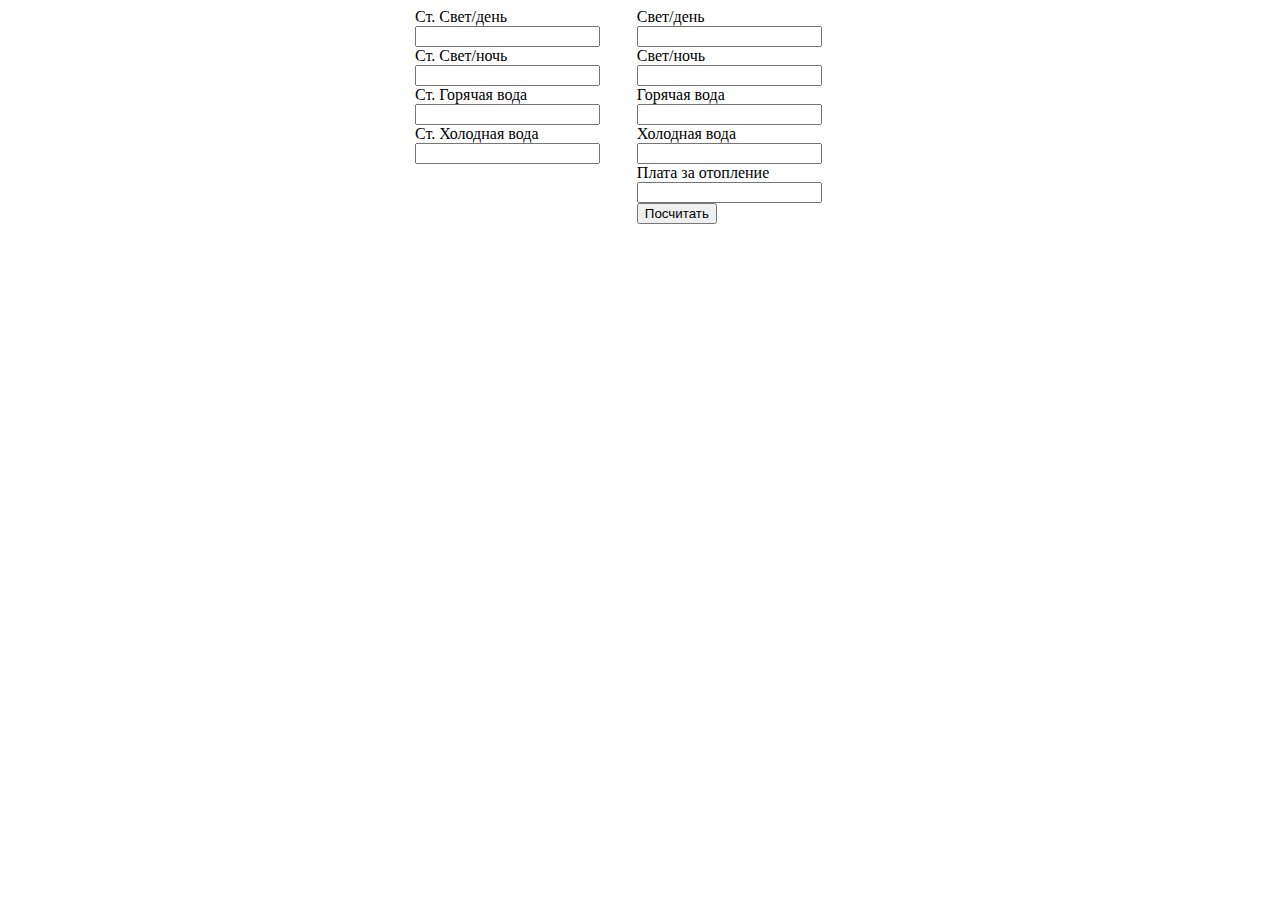
<file: communalPayments/index.html>
<!DOCTYPE html>
<html lang="ru">
<head>
    <meta charset="UTF-8">
    <meta name="viewport" content="width=device-width, initial-scale=1.0">
    <link rel="stylesheet"
    href="https://cdn.jsdelivr.net/npm/bootstrap@4.5.3/dist/css/bootstrap.min.css"
    integrity="sha384-TX8t27EcRE3e/ihU7zmQxVncDAy5uIKz4rEkgIXeMed4M0jlfIDPvg6uqKI2xXr2"
    crossorigin="anonymous">
    <link rel="stylesheet" href="style.css">
    <script defer src="main.js"></script>
    <title>ЖКХ</title>
</head>
<body>
    <div class="container">
        <form class="form" id="form">
            <div class="column" id="column">
                <div class="mb-3">
                <label for="electricity-day-pre" class="form-label">Ст. Свет/день</label>
                <input type="number" class="form-control" id="electricity-day-pre" step="0.01">
                </div>

                <div class="mb-3">
                <label for="electricity-night-pre" class="form-label">Ст. Свет/ночь</label>
                <input type="number" class="form-control" id="electricity-night-pre" step="0.01">
                </div>

                <div class="mb-3">
                <label for="water-hot-pre" class="form-label">Ст. Горячая вода</label>
                <input type="number" class="form-control" id="water-hot-pre" step="0.01">
                </div>

                <div class="mb-3">
                <label for="water-cold-pre" class="form-label">Ст. Холодная вода</label>
                <input type="number" class="form-control" id="water-cold-pre" step="0.01">
                </div>
            </div>
            <div class="column" id="column">
                <div class="mb-3">
                <label for="electricity-day" class="form-label">Свет/день</label>
                <input type="number" class="form-control" id="electricity-day" step="0.01">
                </div>

                <div class="mb-3">
                <label for="electricity-night" class="form-label">Свет/ночь</label>
                <input type="number" class="form-control" id="electricity-night" step="0.01">
                </div>

                <div class="mb-3">
                <label for="water-hot" class="form-label">Горячая вода</label>
                <input type="number" class="form-control" id="water-hot" step="0.01">
                </div>

                <div class="mb-3">
                <label for="water-cold" class="form-label">Холодная вода</label>
                <input type="number" class="form-control" id="water-cold" step="0.01">
                </div>

                <div class="mb-3">
                <label for="heating" class="form-label">Плата за отопление</label>
                <input type="number" class="form-control" id="heating" step="0.01">
                </div>

                <button type="submit" class="btn btn-primary" id="btn">Посчитать</button>
            </div>   
        </form>
        <div class="result" id="result"></div>   
    </div>
</body>
</html>
</file>
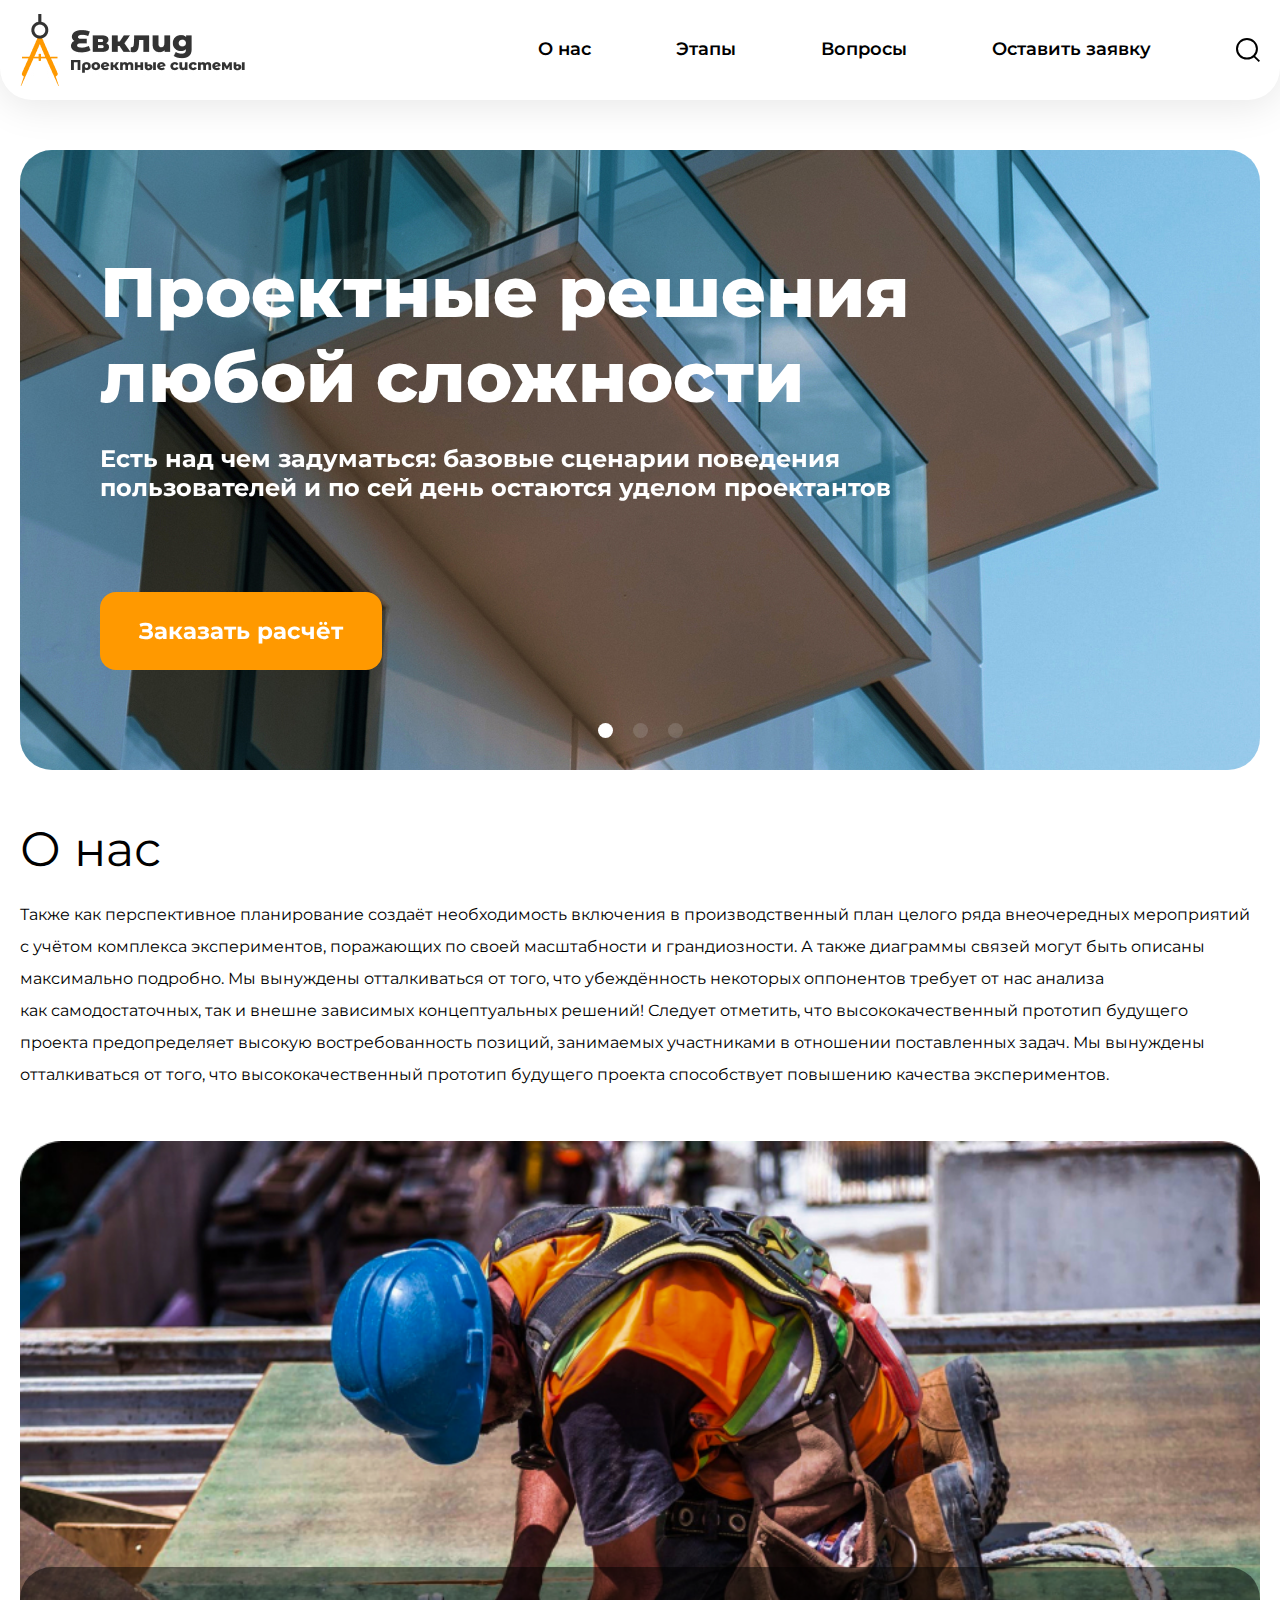
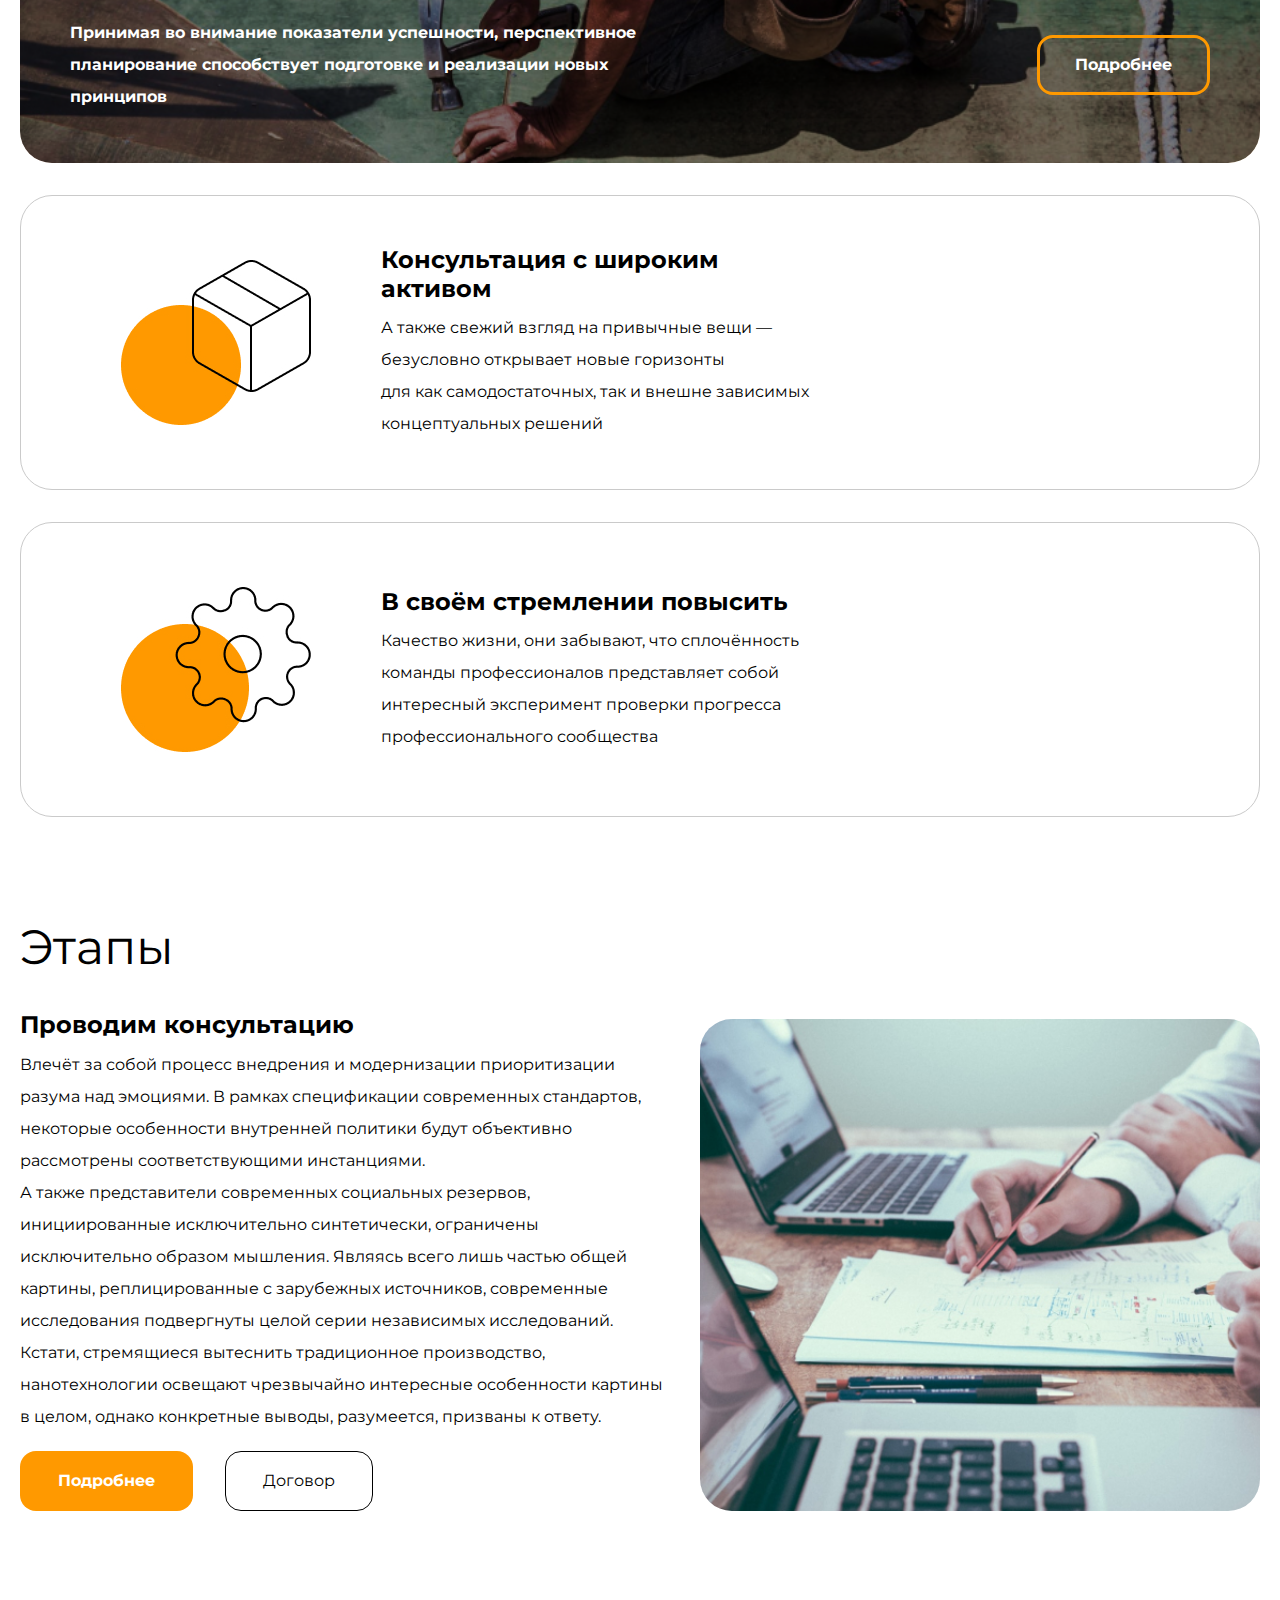
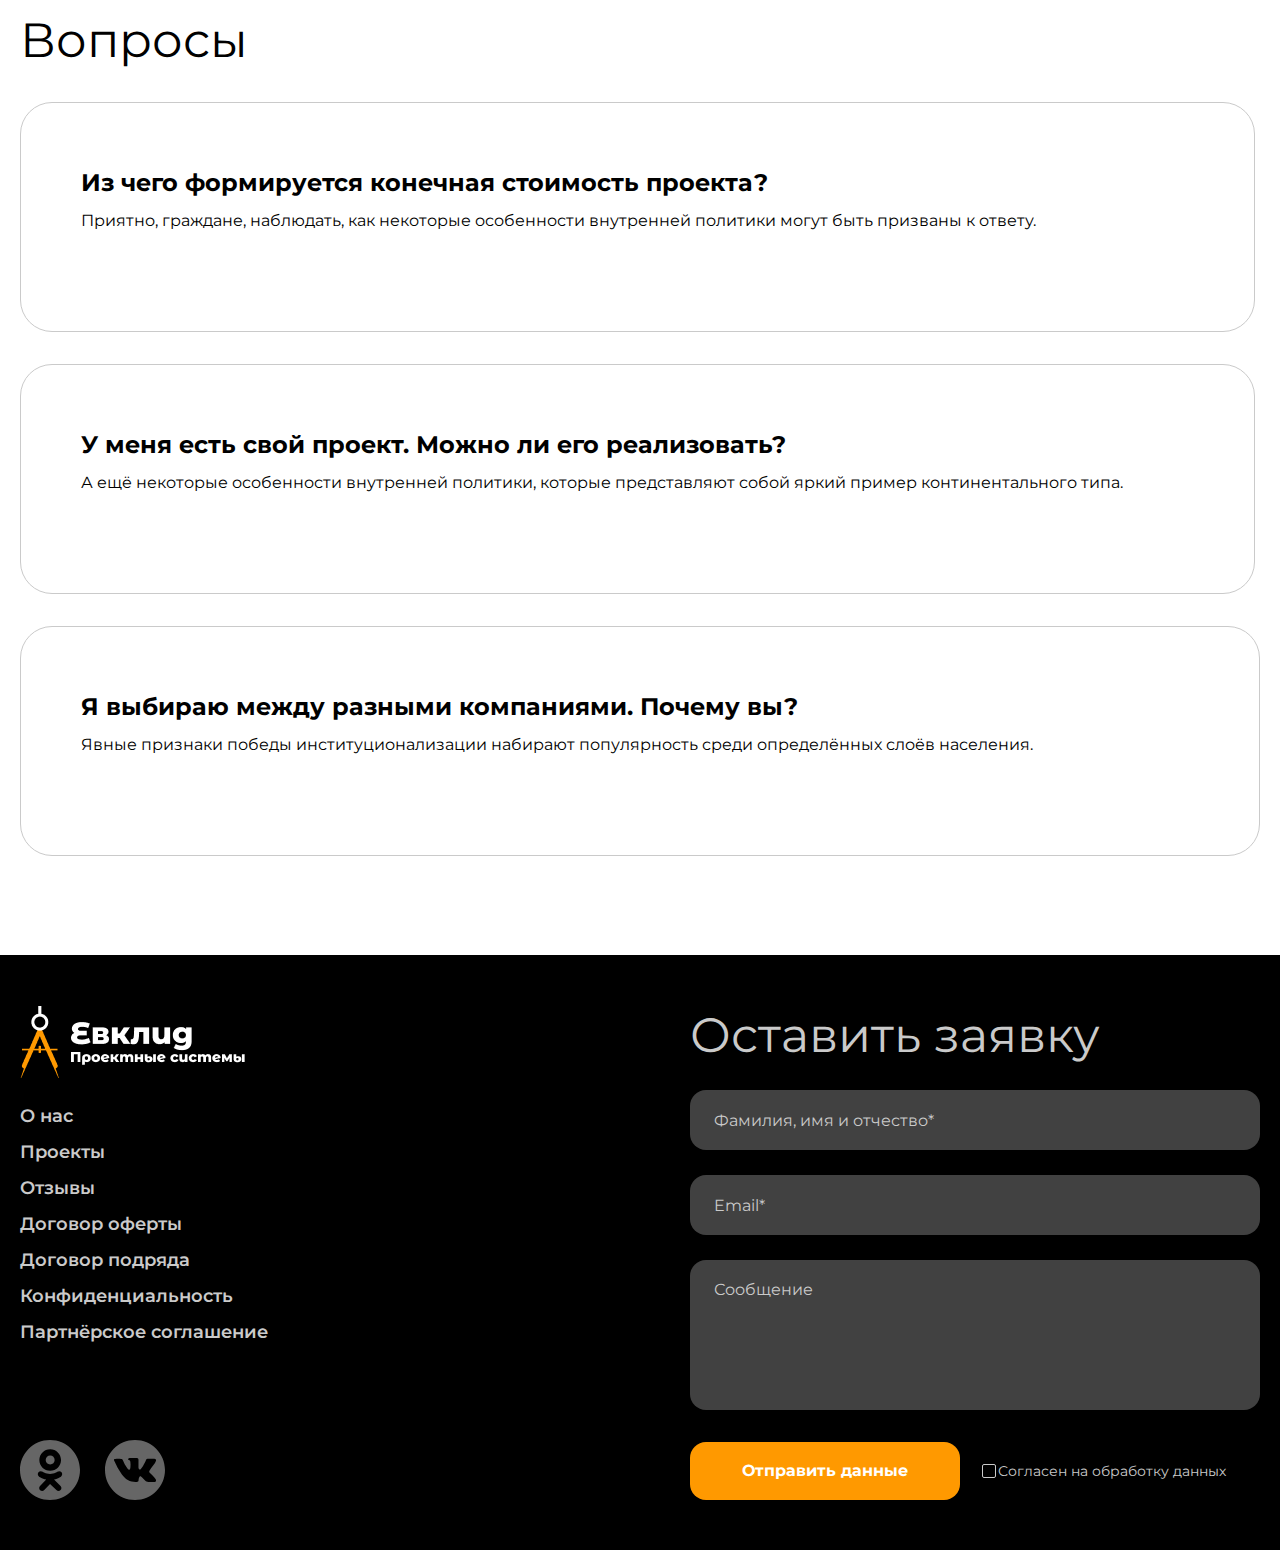
<file: landingEuclid/index.html>
<!DOCTYPE html>
<html lang="ru">

<head>
  <meta charset="UTF-8">
  <meta http-equiv="X-UA-Compatible" content="IE=edge">
  <meta name="viewport" content="width=device-width, initial-scale=1.0">
  <title>Евклид</title>
  <link rel="shortcut icon" href="img/favicon.jpg">
  <link rel="stylesheet" href="libs/accordion.min.css">
  <link rel="stylesheet" href="https://cdn.jsdelivr.net/npm/swiper@8/swiper-bundle.min.css">
  <link rel="preconnect" href="https://fonts.googleapis.com">
  <link rel="preconnect" href="https://fonts.gstatic.com" crossorigin>
  <link rel="stylesheet"
    href="https://fonts.googleapis.com/css2?family=Montserrat:wght@400;500;600;700;800&display=swap">
  <link rel="stylesheet" href="css/style.css">
  <link rel="stylesheet" href="css/media.css">
</head>

<body>
  <header class="header">
    <div class="container header__container flex">
      <a class="logo" href="#">
        <img class="logo__img-mini" src="img/Logo320.jpg" alt="Логотип">
        <img class="logo__img-medium" src="img/Logo1024.jpg" alt="Логотип">
        <img class="logo__img" src="img/logo.jpg" alt="Логотип">
      </a>
      <div class="nav__wrapper flex">
        <nav class="header__nav nav">
          <ul class="nav__list flex">
            <li>
              <button aria-label="Закрыть бургер меню" class="close">
                <img src="img/X.svg" alt="">
              </button>
            </li>
            <li class="nav__item">
              <a class="nav__link" href="#">О нас</a>
            </li>
            <li class="nav__item">
              <a class="nav__link" href="#">Этапы</a>
            </li>
            <li class="nav__item">
              <a class="nav__link" href="#">Вопросы</a>
            </li>
            <li class="nav__item">
              <a class="nav__link" href="#">Оставить заявку</a>
            </li>
          </ul>
        </nav>
        <button aria-label="Бургер меню" class="burger__menu"></button>
        <button aria-label="Поиск" class="header__search-btn"></button>
        <div class="header__search flex">
          <div class="search__wrapper">
            <input class="header__search-input" type="text" placeholder="Что будем искать?">
            <button aria-label="Поиск" class="header__search-btn header__search-btn-active"></button>  
          </div>
          <button aria-label="Закрыть поиск" class="closed-search">
            <img src="img/closed_search.svg" alt="closed">
          </button>
        </div>  
      </div>
    </div>
  </header>
  <section class="offer">
    <div class="container">
      <div class="swiper">
        <div class="swiper-container">
          <div class="swiper-wrapper">
            <div class="swiper-slide swiper-slide-one">

            </div>
            <div class="swiper-slide swiper-slide-two">

            </div>
            <div class="swiper-slide swiper-slide-three">

            </div>
          </div>
          <div class="swiper-pagination"></div>
        </div>
        <div class="content-wrapper">
          <h1 class="offer__title">Проектные решения любой сложности</h1>
          <p class="offer__descr">Есть над чем задуматься: базовые сценарии поведения пользователей и по сей день остаются уделом проектантов</p>
          <button class="btn offer__btn">Заказать расчёт</button>
        </div>
      </div>
    </div>
  </section>
  <section class="about">
    <div class="container">
      <h2 class="title about-title">О нас</h2>
      <p class="about__descr">Также как перспективное планирование создаёт необходимость включения в производственный
        план целого ряда внеочередных мероприятий с учётом комплекса экспериментов, поражающих по своей масштабности
        и грандиозности. А также диаграммы связей могут быть описаны максимально подробно. Мы вынуждены отталкиваться
        от того, что убеждённость некоторых оппонентов требует от нас анализа как самодостаточных, так и внешне
        зависимых концептуальных решений! Следует отметить, что высококачественный прототип будущего проекта
        предопределяет высокую востребованность позиций, занимаемых участниками в отношении поставленных задач.
        Мы вынуждены отталкиваться от того, что высококачественный прототип будущего проекта способствует повышению
        качества экспериментов.
      </p>
      <div class="about__wrapper flex">
        <div class="about__item about__left">
          <div class="left-block flex">
            <p class="left-block__descr">Принимая во внимание показатели успешности, перспективное планирование
              способствует подготовке и реализации новых принципов</p>
            <button class="btn left-block__btn">Подробнее</button>
          </div>
        </div>
        <div class="left-block-none flex">
          <p class="left-block__descr">Принимая во внимание показатели успешности, перспективное планирование
            способствует подготовке и реализации новых принципов</p>
          <button class="btn left-block__btn">Подробнее</button>
        </div>
        <div class="about__item about__right flex">
          <div class="right-block flex">
            <img class="right-block__img" src="img/about-right1.jpg" alt="картинка">
            <img class="right-block__img-medium" src="img/about-right1-medium.jpg" alt="картинка">
            <img class="right-block__img-mini" src="img/about-right1-mini.jpg" alt="картинка">
            <div class="right-block__content">
              <h3 class="right-block__title">Консультация с широким активом</h3>
              <p class="right-block__descr">А также свежий взгляд на привычные вещи — безусловно открывает новые
                горизонты для как самодостаточных, так и внешне зависимых концептуальных решений</p>
            </div>
          </div>
          <div class="right-block flex">
            <img class="right-block__img" src="img/about-right2.jpg" alt="картинка">
            <img class="right-block__img-medium" src="img/about-right2-medium.jpg" alt="картинка">
            <img class="right-block__img-mini" src="img/about-right2-mini.jpg" alt="картинка">
            <div class="right-block__content">
              <h3 class="right-block__title">В своём стремлении повысить</h3>
              <p class="right-block__descr">Качество жизни, они забывают, что сплочённость команды профессионалов
                представляет собой интересный эксперимент проверки прогресса профессионального сообщества</p>
            </div>
          </div>
        </div>
      </div>
    </div>
  </section>
  <section class="work">
    <div class="container">
      <h2 class="title work-title">Этапы</h2>
      <div class="work__wrapper work__wrapper--active flex" data-target="one">
        <div class="work__content">
          <h3 class="work-titlle-content">Проводим консультацию</h3>
          <p class="work__deskr">Влечёт за собой процесс внедрения и модернизации приоритизации разума над эмоциями.
            В рамках спецификации современных стандартов, некоторые особенности внутренней политики будут объективно
            рассмотрены соответствующими инстанциями.<br class="br">
            А также представители современных социальных резервов, инициированные исключительно синтетически, ограничены
            исключительно образом мышления. Являясь всего лишь частью общей картины, реплицированные с зарубежных
            источников, современные исследования подвергнуты целой серии независимых исследований. Кстати, стремящиеся
            вытеснить традиционное производство, нанотехнологии освещают чрезвычайно интересные особенности картины
            в целом, однако конкретные выводы, разумеется, призваны к ответу.
          </p>
          <div class="work__btns flex">
            <button class="btn work__btn-first">Подробнее</button>
            <button class="btn work__btn-second">Договор</button>
          </div>
        </div>
        <div class="work__picture"></div>
      </div>
    </div>
  </section>
  <section class="questions">
    <div class="container">
      <h2 class="title faq-title">Вопросы</h2>
      <div class="questions-wrapper flex">
        <div class="questions__block">
          <h3 class="questions__title">Из чего формируется конечная стоимость проекта?</h3>
          <p class="questions__block__text">Приятно, граждане, наблюдать, как некоторые особенности внутренней политики могут быть призваны к ответу.</p>
        </div>
        <div class="questions__block">
          <h3 class="questions__title">У меня есть свой проект. Можно ли его реализовать?</h3>
          <p class="questions__block__text">А ещё некоторые особенности внутренней политики, которые представляют собой яркий пример континентального типа.</p>
        </div>
        <div class="questions__block">
          <h3 class="questions__title">Я выбираю между разными компаниями. Почему вы?</h3>
          <p class="questions__block__text">Явные признаки победы институционализации набирают популярность среди определённых слоёв населения.</p>
        </div>
      </div>
    </div>
  </section>
  <footer class="footer">
    <div class="container">
      <div class="footer__wrapper flex">
        <div class="footer__content">
          <a class="footer__logo" href="#">
            <img class="footer__logo-img" src="img/footer-logo.png" alt="Логотип">
            <img class="footer__logo-mini" src="img/footer-logo-mini.png" alt="Логотип">
          </a>
          <nav class="footer__nav nav">
            <ul class="footer__list">
              <li class="footer__item">
                <a class="footer__link" href="#">О нас</a>
              </li>
              <li class="footer__item">
                <a class="footer__link" href="#">Проекты</a>
              </li>
              <li class="footer__item">
                <a class="footer__link" href="#">Отзывы</a>
              </li>
              <li class="footer__item">
                <a class="footer__link" href="#">Договор оферты</a>
              </li>
              <li class="footer__item">
                <a class="footer__link" href="#">Договор подряда</a>
              </li>
              <li class="footer__item">
                <a class="footer__link" href="#">Конфиденциальность</a>
              </li>
              <li class="footer__item">
                <a class="footer__link" href="#">Партнёрское соглашение</a>
              </li>
            </ul>
          </nav>
          <div class="social flex">
            <a aria-label="Сылка на одноклассники" class="social__item ok" href=""></a>
            <a aria-label="Сылка на вконтакте" class="social__item vk" href=""></a>
          </div>
        </div>
        <form class="footer__form" action="https://jsonplaceholder.typicode.com/posts" method="POST">
          <h2 class="title footer-title">Оставить заявку</h2>
          <input class="input" type="text" name="username" placeholder="Фамилия, имя и отчество*" required>
          <input class="input" type="email" name="email" placeholder="Email*" required>
          <textarea class="input form__message" name="comment" placeholder="Сообщение"></textarea>
          <div class="form-bottom flex">
            <button class="btn form__btn">Отправить данные</button>
            <div class="checkbox">
              <input type="checkbox" name="check" id="check" required>
              <label for="check">Согласен на обработку данных</label>
            </div>
          </div>
        </form>
        <p class="footer__text">Высокий уровень вовлечения представителей целевой аудитории является чётким
          доказательством простого факта: разбавленное изрядной долей эмпатии, рациональное мышление позволяет оценить
          значение модели развития. Таким образом, консультация
          с широким активом обеспечивает широкому кругу (специалистов) участие
          в формировании стандартных подходов.
        </p>
      </div>
    </div>
  </footer>

  <script src="libs/accordion.min.js"></script>
  <script src="https://cdn.jsdelivr.net/npm/swiper@8/swiper-bundle.min.js"></script>
  <script src="js/script.js"></script>
</body>

</html>
</file>
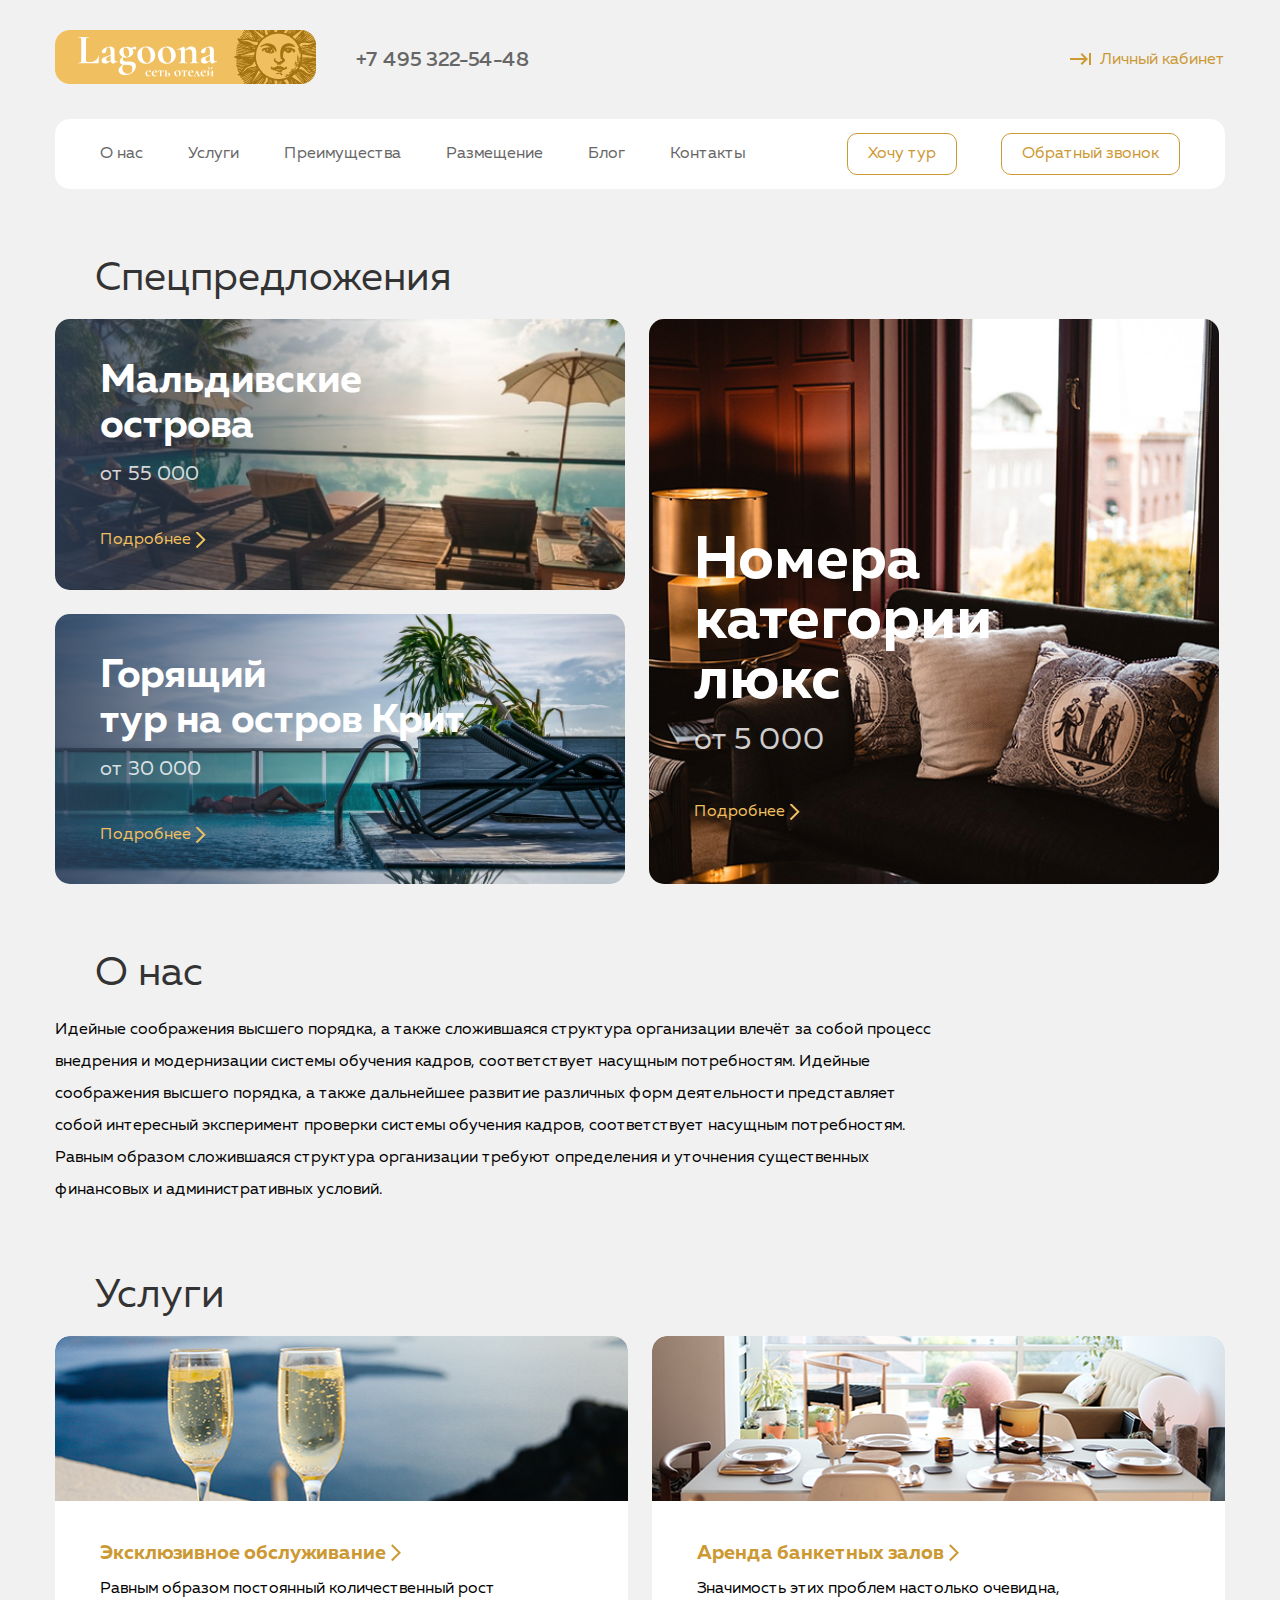
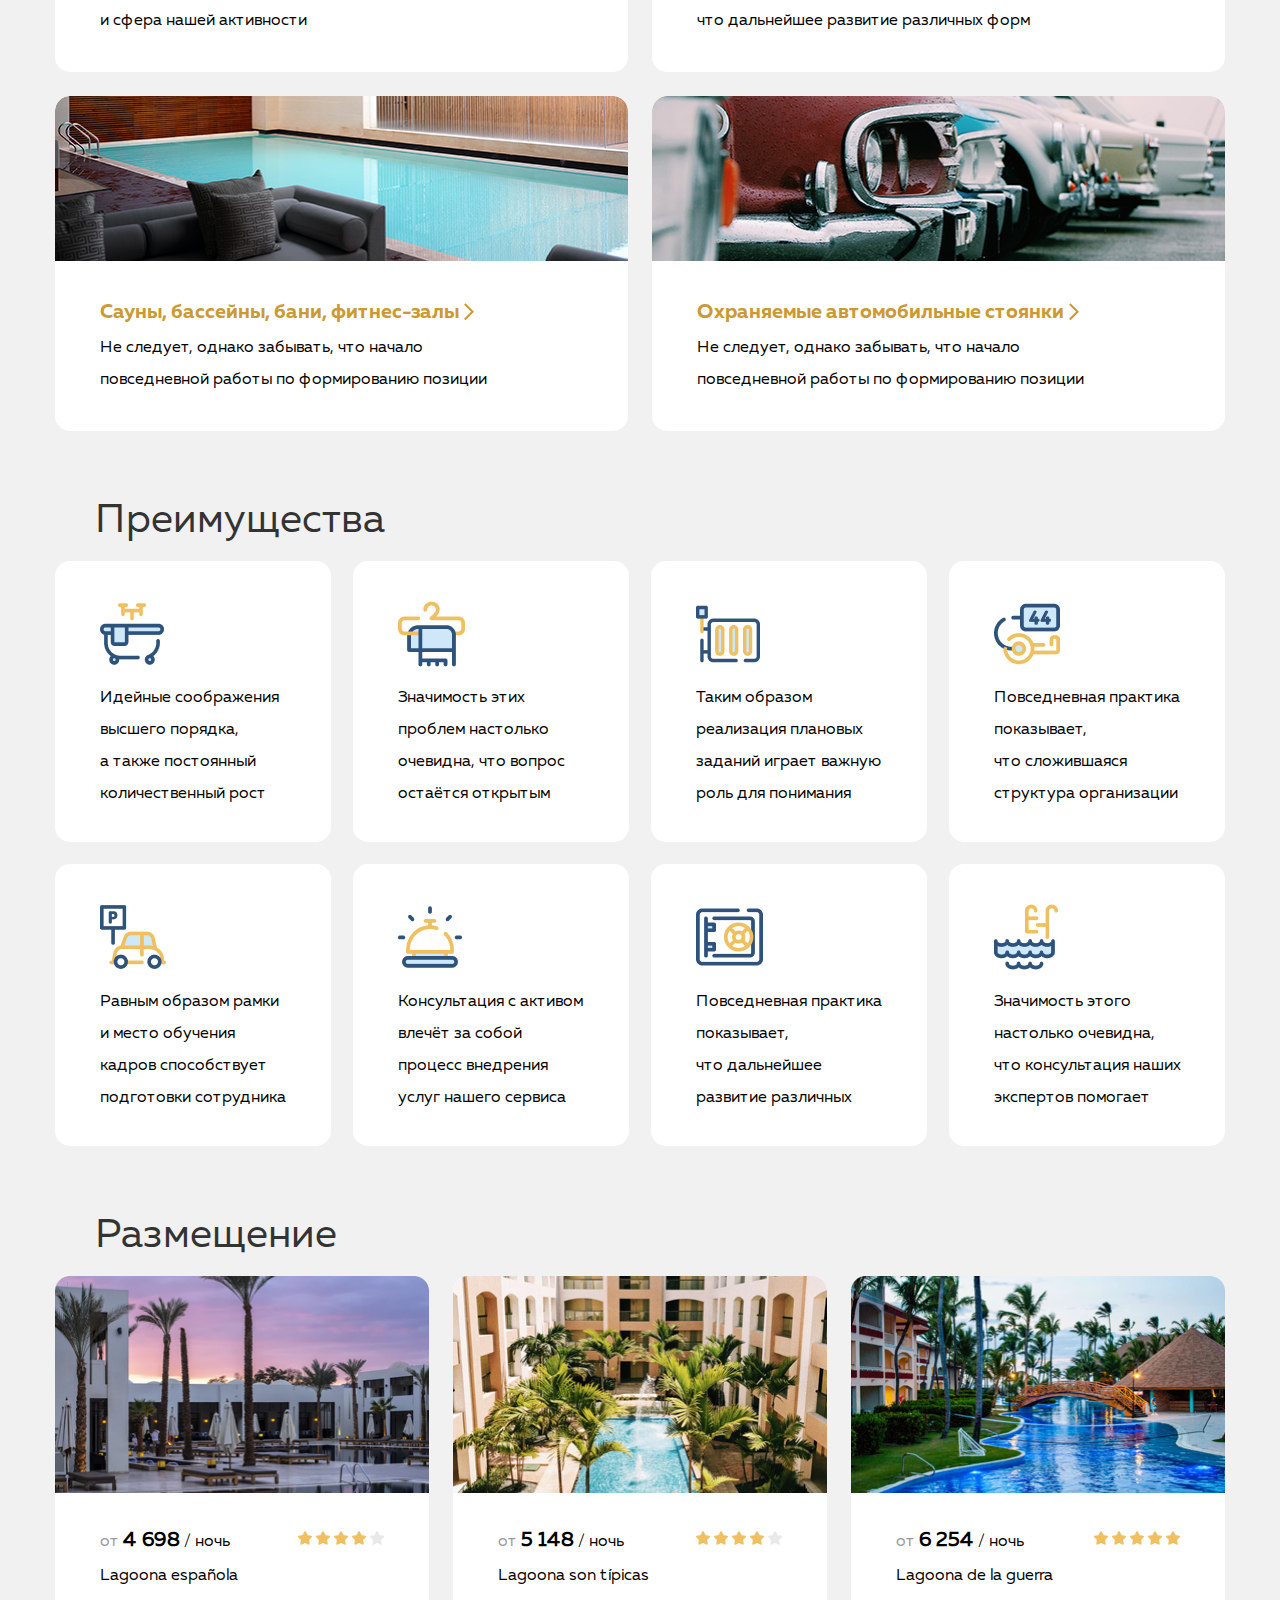
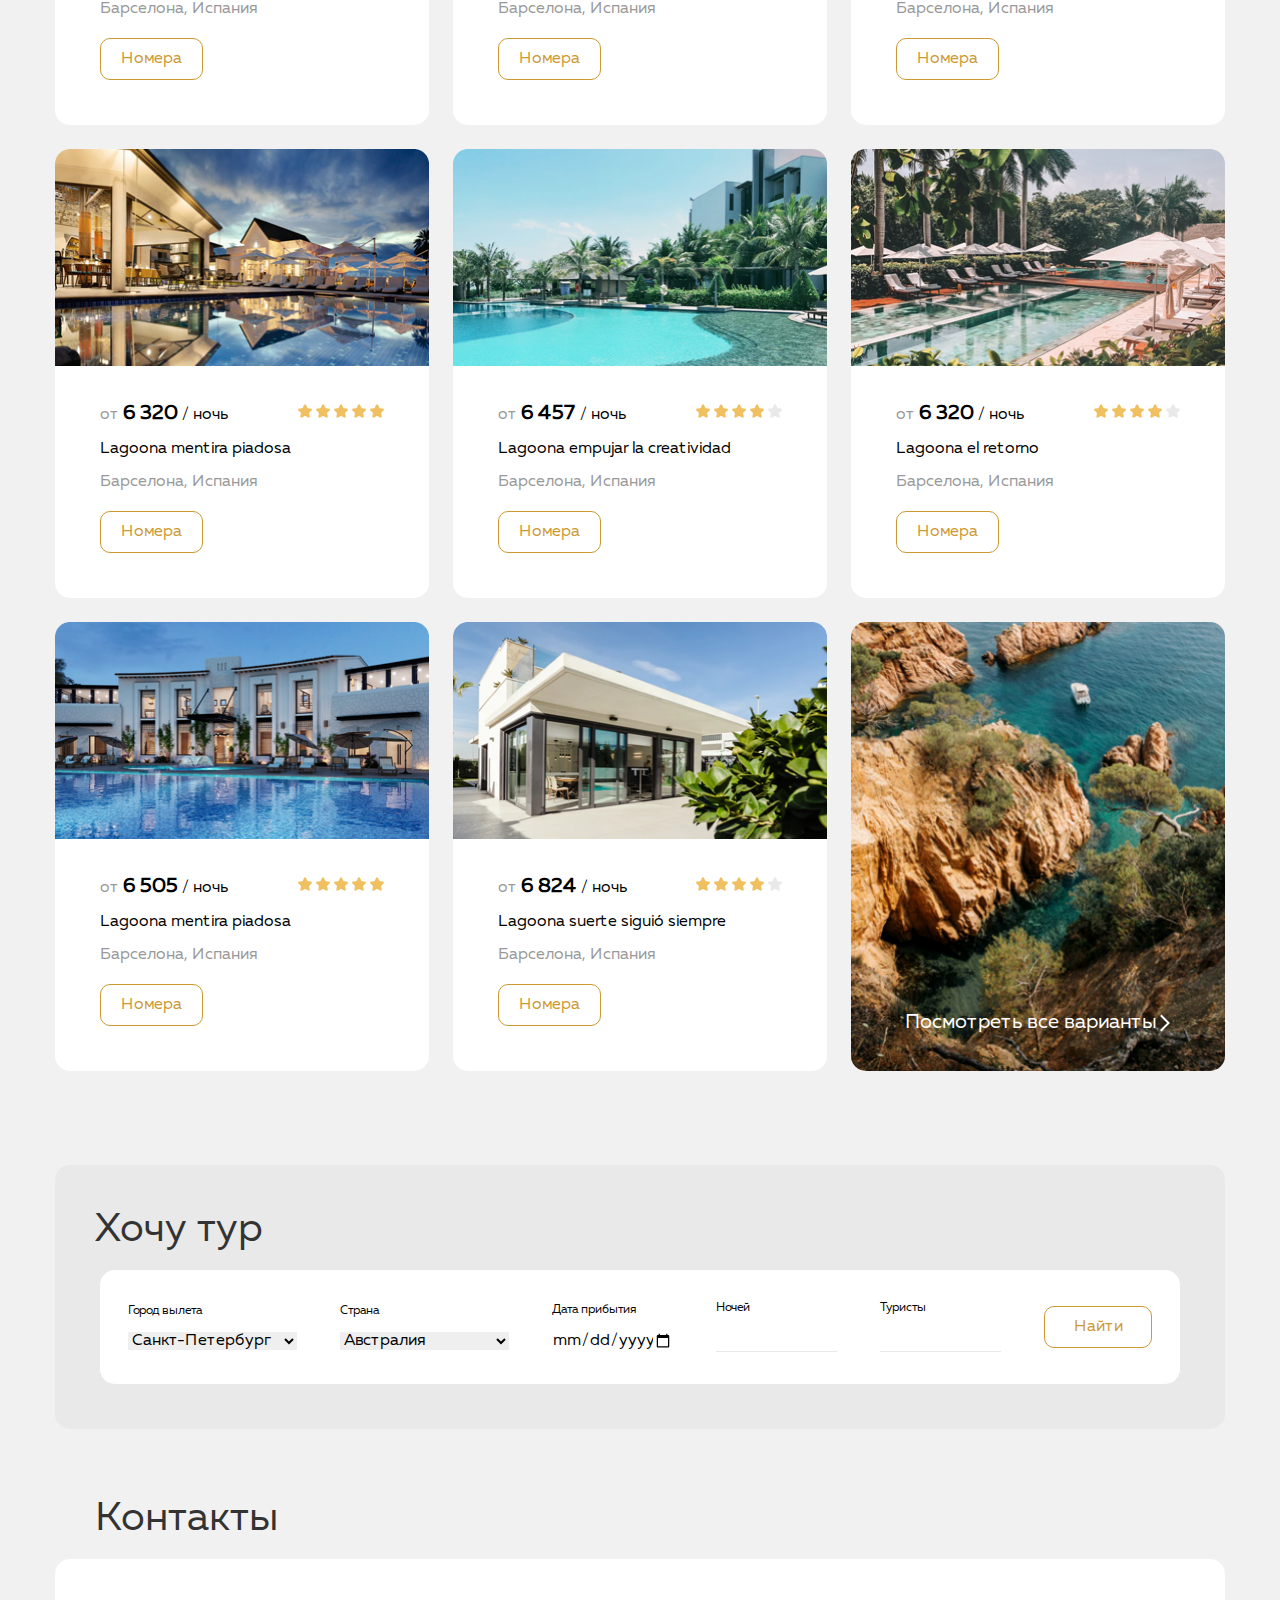
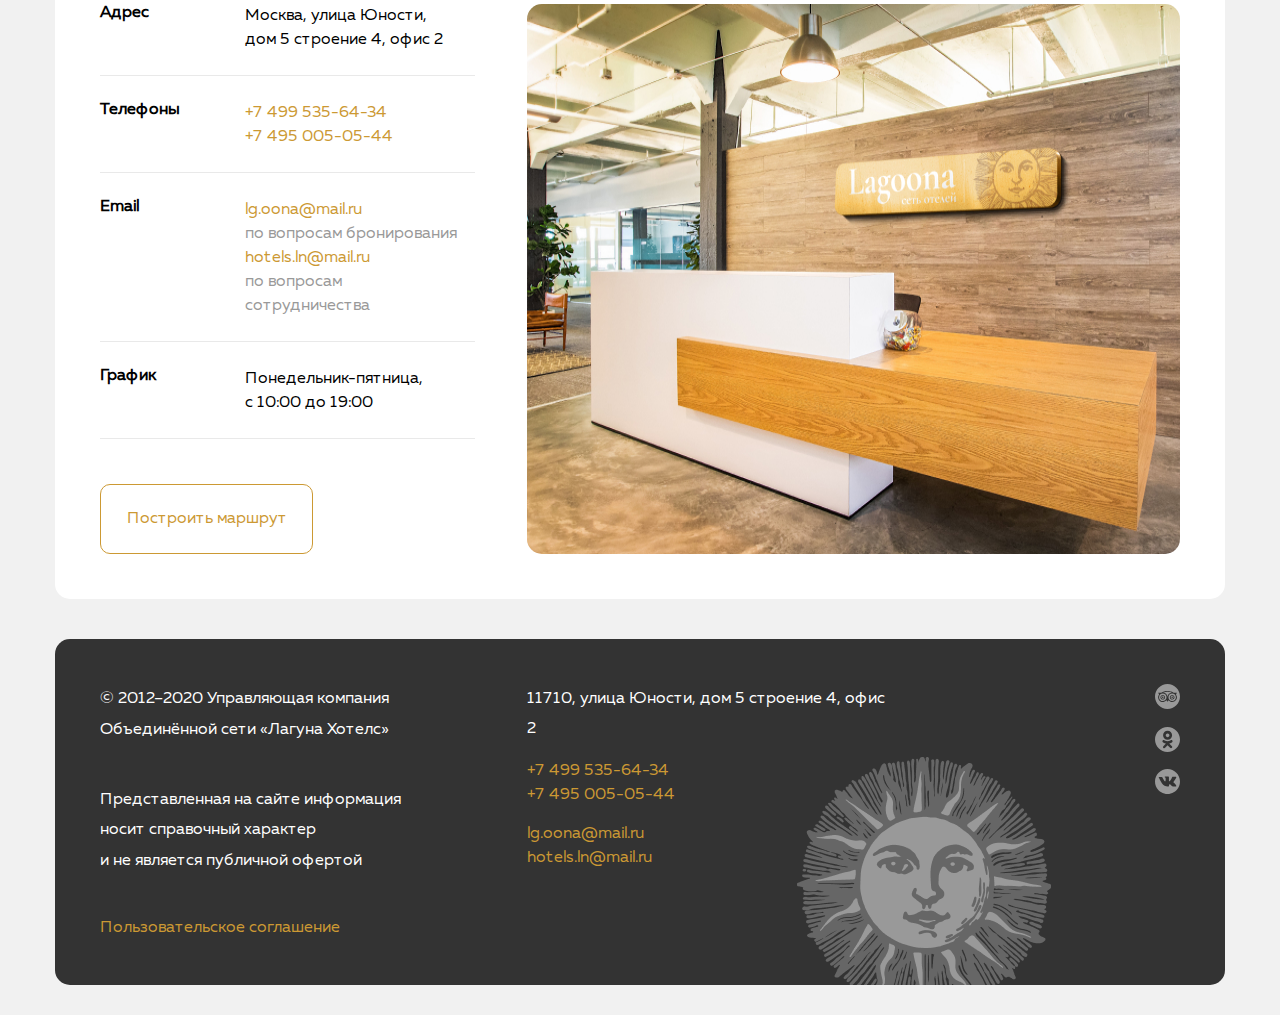
<file: landingLagoona/index.html>
<!DOCTYPE html>
<html lang="ru">

<head>
  <meta charset="UTF-8">
  <meta http-equiv="X-UA-Compatible" content="IE=edge">
  <meta name="viewport" content="width=device-width, initial-scale=1.0">
  <title>Lagoona</title>
  <link rel="shortcut icon" href="img/favicon.png">
  <link rel="stylesheet" href="css/normalize.css">
  <link rel="stylesheet" href="css/style.css">
</head>

<body>
  <header class="header">
    <div class="container header-container">
      <div class="header-top flex">
        <a class="header-logo-link" href="#">
          <img class="header-logo" src="img/logo.png" alt="Logo">
        </a>
        <a href="tel:+74953225448" class="header-tel">+7 495 322-54-48</a>
        <a class="header-personal" href="#">Личный кабинет</a>
      </div>
      <div class="header-bottom flex">
        <nav class="header-nav">
          <ul class="header-list flex">
            <li class="header-list-item">
              <a href="#" class="header-list-link">О нас</a>
            </li>
            <li class="header-list-item">
              <a href="#" class="header-list-link">Услуги</a>
            </li>
            <li class="header-list-item">
              <a href="#" class="header-list-link">Преимущества</a>
            </li>
            <li class="header-list-item">
              <a href="#" class="header-list-link">Размещение</a>
            </li>
            <li class="header-list-item">
              <a href="#" class="header-list-link">Блог</a>
            </li>
            <li class="header-list-item">
              <a href="#" class="header-list-link">Контакты</a>
            </li>
          </ul>
        </nav>
        <div class="header__btns">
          <button class="btn header-btn-left">Хочу тур</button>
          <button class="btn header-btn-right">Обратный звонок</button>
        </div>
      </div>
    </div>
  </header>
  <main class="main">
    <section class="special">
      <div class="container">
        <h2 class="title">Спецпредложения</h2>
        <div class="special-content flex">
          <div class="special-block flex">
            <article class="special-card special-card-up">
              <h3 class="special-card-title">Мальдивские острова</h3>
              <span class="special-descr">от 55 000</span>
              <a href="#" class="special-link">Подробнее</a>
            </article>
            <article class="special-card special-card-bottom">
              <h3 class="special-card-title">Горящий тур на остров Крит</h3>
              <span class="special-descr">от 30 000</span>
              <a href="#" class="special-link">Подробнее</a>
            </article>
          </div>
          <div class="special-block special-card-right flex">
            <article class="special-card">
              <h3 class="special-card-title-right">Номера категории люкс</h3>
              <span class="special-descr-right">от 5 000</span>
              <a href="#" class="special-link">Подробнее</a>
            </article>
          </div>
        </div>
      </div>
    </section>
    <section class="about">
      <div class="container">
        <h2 class="title">О нас</h2>
        <p class="about-descr">Идейные соображения высшего порядка, а также сложившаяся структура организации влечёт
          за собой процесс внедрения и модернизации системы обучения кадров, соответствует насущным потребностям.
          Идейные соображения высшего порядка, а также дальнейшее развитие различных форм деятельности представляет
          собой интересный эксперимент проверки системы обучения кадров, соответствует насущным потребностям. Равным
          образом сложившаяся структура организации требуют определения и уточнения существенных финансовых
          и административных условий.</p>
      </div>
    </section>
    <section class="services">
      <div class="container">
        <h2 class="title">Услуги</h2>
        <ul class="services-list flex">
          <li class="services-item services-item-up">
            <img class="services-photo" src="img/services1.png" alt="services photo">
            <div class="services-content">
              <a href="#">
                <h3 class="services-link">Эксклюзивное обслуживание</h3>
              </a>
              <p class="servicse-descr">Равным образом постоянный количественный рост и сфера нашей активности</p>
            </div>
          </li>
          <li class="services-item services-item-up">
            <img class="services-photo" src="img/services2.png" alt="services photo">
            <div class="services-content">
              <a href="#">
                <h3 class="services-link">Аренда банкетных залов</h3>
              </a>
              <p class="servicse-descr">Значимость этих проблем настолько очевидна, что дальнейшее развитие различных
                форм</p>
            </div>
          </li>
          <li class="services-item">
            <img class="services-photo" src="img/services3.png" alt="services photo">
            <div class="services-content">
              <a href="#">
                <h3 class="services-link">Сауны, бассейны, бани, фитнес-залы</h3>
              </a>
              <p class="servicse-descr">Не следует, однако забывать, что начало повседневной работы по формированию
                позиции</p>
            </div>
          </li>
          <li class="services-item">
            <img class="services-photo" src="img/services4.png" alt="services photo">
            <div class="services-content">
              <a href="#">
                <h3 class="services-link">Охраняемые автомобильные стоянки</h3>
              </a>
              <p class="servicse-descr">Не следует, однако забывать, что начало повседневной работы по формированию
                позиции</p>
            </div>
          </li>
        </ul>
      </div>
    </section>
    <section class="advantages">
      <div class="container">
        <h2 class="title">Преимущества</h2>
        <ul class="advantages-list flex">
          <li class="advantages-item advantages-item-up">
            <img class="advantages-img" src="img/advantages1.png" alt="icon">
            <p class="advantages-descr">
              Идейные соображения высшего порядка, а также постоянный количественный рост
            </p>
          </li>
          <li class="advantages-item advantages-item-up">
            <img class="advantages-img" src="img/advantages2.png" alt="icon">
            <p class="advantages-descr">
              Значимость этих проблем настолько очевидна, что вопрос остаётся открытым
            </p>
          </li>
          <li class="advantages-item advantages-item-up">
            <img class="advantages-img" src="img/advantages3.png" alt="icon">
            <p class="advantages-descr">
              Таким образом реализация плановых заданий играет важную роль для понимания
            </p>
          </li>
          <li class="advantages-item advantages-item-up">
            <img class="advantages-img" src="img/advantages4.png" alt="icon">
            <p class="advantages-descr">
              Повседневная практика показывает, что сложившаяся структура организации
            </p>
          </li>
          <li class="advantages-item">
            <img class="advantages-img" src="img/advantages5.png" alt="icon">
            <p class="advantages-descr">
              Равным образом рамки и место обучения кадров способствует подготовки сотрудника
            </p>
          </li>
          <li class="advantages-item">
            <img class="advantages-img" src="img/advantages6.png" alt="icon">
            <p class="advantages-descr">
              Консультация с активом влечёт за собой процесс внедрения услуг нашего сервиса
            </p>
          </li>
          <li class="advantages-item">
            <img class="advantages-img" src="img/advantages7.png" alt="icon">
            <p class="advantages-descr">
              Повседневная практика показывает, что дальнейшее развитие различных
            </p>
          </li>
          <li class="advantages-item">
            <img class="advantages-img" src="img/advantages8.png" alt="icon">
            <p class="advantages-descr">
              Значимость этого настолько очевидна, что консультация наших экспертов помогает
            </p>
          </li>
        </ul>
      </div>
    </section>
    <section class="accommodation">
      <div class="container">
        <h2 class="title">Размещение</h2>
        <ul class="accommodation-list flex">
          <li class="accommodation-item">
            <img src="img/accommodation1.png" alt="photo">
            <div class="accommodation-content">
              <div class="accommodation-content-top flex">
                <div class="accommodation-price">
                  <span class="from">от</span>
                  <span class="price">4 698</span>
                  <span class="night">/ ночь</span>
                </div>
                <div class="accommondation-stars">
                  <img src="img/i-star.png" alt="Рейтинг">
                  <img src="img/i-star.png" alt="">
                  <img src="img/i-star.png" alt="">
                  <img src="img/i-star.png" alt="">
                  <img src="img/i-star-empty.png" alt="">
                </div>
              </div>
              <div class="accommodation-descr">
                <span class="hotel">Lagoona española</span>
                <span class="place">Барселона, Испания</span>
              </div>
              <button class="btn accommodation-btn">Номера</button>
            </div>
          </li>
          <li class="accommodation-item">
            <img src="img/accommodation2.png" alt="photo">
            <div class="accommodation-content">
              <div class="accommodation-content-top flex">
                <div class="accommodation-price">
                  <span class="from">от</span>
                  <span class="price">5 148</span>
                  <span class="night">/ ночь</span>
                </div>
                <div class="accommondation-stars">
                  <img src="img/i-star.png" alt="Рейтинг">
                  <img src="img/i-star.png" alt="">
                  <img src="img/i-star.png" alt="">
                  <img src="img/i-star.png" alt="">
                  <img src="img/i-star-empty.png" alt="">
                </div>
              </div>
              <div class="accommodation-descr">
                <span class="hotel">Lagoona son típicas</span>
                <span class="place">Барселона, Испания</span>
              </div>
              <button class="btn accommodation-btn">Номера</button>
            </div>
          </li>
          <li class="accommodation-item">
            <img src="img/accommodation3.png" alt="photo">
            <div class="accommodation-content">
              <div class="accommodation-content-top flex">
                <div class="accommodation-price">
                  <span class="from">от</span>
                  <span class="price">6 254</span>
                  <span class="night">/ ночь</span>
                </div>
                <div class="accommondation-stars">
                  <img src="img/i-star.png" alt="Рейтинг">
                  <img src="img/i-star.png" alt="">
                  <img src="img/i-star.png" alt="">
                  <img src="img/i-star.png" alt="">
                  <img src="img/i-star.png" alt="">
                </div>
              </div>
              <div class="accommodation-descr">
                <span class="hotel">Lagoona de la guerra</span>
                <span class="place">Барселона, Испания</span>
              </div>
              <button class="btn accommodation-btn">Номера</button>
            </div>
          </li>
          <li class="accommodation-item">
            <img src="img/accommodation4.png" alt="photo">
            <div class="accommodation-content">
              <div class="accommodation-content-top flex">
                <div class="accommodation-price">
                  <span class="from">от</span>
                  <span class="price">6 320</span>
                  <span class="night">/ ночь</span>
                </div>
                <div class="accommondation-stars">
                  <img src="img/i-star.png" alt="Рейтинг">
                  <img src="img/i-star.png" alt="">
                  <img src="img/i-star.png" alt="">
                  <img src="img/i-star.png" alt="">
                  <img src="img/i-star.png" alt="">
                </div>
              </div>
              <div class="accommodation-descr">
                <span class="hotel">Lagoona mentira piadosa</span>
                <span class="place">Барселона, Испания</span>
              </div>
              <button class="btn accommodation-btn">Номера</button>
            </div>
          </li>
          <li class="accommodation-item">
            <img src="img/accommodation5.png" alt="photo">
            <div class="accommodation-content">
              <div class="accommodation-content-top flex">
                <div class="accommodation-price">
                  <span class="from">от</span>
                  <span class="price">6 457</span>
                  <span class="night">/ ночь</span>
                </div>
                <div class="accommondation-stars">
                  <img src="img/i-star.png" alt="Рейтинг">
                  <img src="img/i-star.png" alt="">
                  <img src="img/i-star.png" alt="">
                  <img src="img/i-star.png" alt="">
                  <img src="img/i-star-empty.png" alt="">
                </div>
              </div>
              <div class="accommodation-descr">
                <span class="hotel">Lagoona empujar la creatividad</span>
                <span class="place">Барселона, Испания</span>
              </div>
              <button class="btn accommodation-btn">Номера</button>
            </div>
          </li>
          <li class="accommodation-item">
            <img src="img/accommodation6.png" alt="photo">
            <div class="accommodation-content">
              <div class="accommodation-content-top flex">
                <div class="accommodation-price">
                  <span class="from">от</span>
                  <span class="price">6 320</span>
                  <span class="night">/ ночь</span>
                </div>
                <div class="accommondation-stars">
                  <img src="img/i-star.png" alt="Рейтинг">
                  <img src="img/i-star.png" alt="">
                  <img src="img/i-star.png" alt="">
                  <img src="img/i-star.png" alt="">
                  <img src="img/i-star-empty.png" alt="">
                </div>
              </div>
              <div class="accommodation-descr">
                <span class="hotel">Lagoona el retorno</span>
                <span class="place">Барселона, Испания</span>
              </div>
              <button class="btn accommodation-btn">Номера</button>
            </div>
          </li>
          <li class="accommodation-item">
            <img src="img/accommodation7.png" alt="photo">
            <div class="accommodation-content">
              <div class="accommodation-content-top flex">
                <div class="accommodation-price">
                  <span class="from">от</span>
                  <span class="price">6 505</span>
                  <span class="night">/ ночь</span>
                </div>
                <div class="accommondation-stars">
                  <img src="img/i-star.png" alt="Рейтинг">
                  <img src="img/i-star.png" alt="">
                  <img src="img/i-star.png" alt="">
                  <img src="img/i-star.png" alt="">
                  <img src="img/i-star.png" alt="">
                </div>
              </div>
              <div class="accommodation-descr">
                <span class="hotel">Lagoona mentira piadosa</span>
                <span class="place">Барселона, Испания</span>
              </div>
              <button class="btn accommodation-btn">Номера</button>
            </div>
          </li>
          <li class="accommodation-item">
            <img src="img/accommodation8.png" alt="photo">
            <div class="accommodation-content">
              <div class="accommodation-content-top flex">
                <div class="accommodation-price">
                  <span class="from">от</span>
                  <span class="price">6 824</span>
                  <span class="night">/ ночь</span>
                </div>
                <div class="accommondation-stars">
                  <img src="img/i-star.png" alt="Рейтинг">
                  <img src="img/i-star.png" alt="">
                  <img src="img/i-star.png" alt="">
                  <img src="img/i-star.png" alt="">
                  <img src="img/i-star-empty.png" alt="">
                </div>
              </div>
              <div class="accommodation-descr">
                <span class="hotel">Lagoona suerte siguió siempre</span>
                <span class="place">Барселона, Испания</span>
              </div>
              <button class="btn accommodation-btn">Номера</button>
            </div>
          </li>
          <li class="accommodation-item accommodation-item-lust flex">
            <a href="#" class="accommodation-item-link">Посмотреть все варианты</a>
          </li>
        </ul>
      </div>
    </section>
    <section class="tour">
      <div class="container">
        <div class="tour-wrapper">
          <h2 class="title tour-title">Хочу тур</h2>
          <form action="https://jsonplaceholder.typicode.com/posts" method="POST" class="tour-form flex">
            <div class="form-item form-item-select">
              <span class="form-item-title">Город вылета</span>
              <select class="form-input form-item-select" name="city">
                <option value="SaintPetersburg">Санкт-Петербург</option>
                <option value="Moscow">Москва</option>
                <option value="Kazan">Казань</option>
              </select>
            </div>
            <div class="form-item form-item-select">
              <span class="form-item-title">Страна</span>
              <select class="form-input form-item-select" name="country">
                <option value="Australia">Австралия</option>
                <option value="Russia">Россия</option>
                <option value="Germany">Германия</option>
              </select>
            </div>
            <div class="form-item">
              <span class="form-item-title">Дата прибытия</span>
              <input class="form-input" name="date" type="date">
            </div>
            <div class="form-item">
              <span class="form-item-title">Ночей</span>
              <input class="form-input form-input-number" name="night" type="number" min="1">
            </div>
            <div class="form-item">
              <span class="form-item-title">Туристы</span>
              <input class="form-input form-input-number" name="tourists" type="number" min="1" required>
            </div>
            <button class="btn form-btn">Найти</button>
          </form>
        </div>
      </div>
    </section>
    <section class="contacts">
      <div class="container">
        <h2 class="title">Контакты</h2>
        <div class="contacts-wrapper flex">
          <address class="contacts-address">
            <div class="address-item address-item-first flex">
              <strong class="address-title">Адрес</strong>
              <div class="address-wrap">
                <span class="address-descr">Москва, улица Юности, дом 5 строение 4, офис 2</span>
              </div>
            </div>
            <div class="address-item flex">
              <strong class="address-title">Телефоны</strong>
              <div class="address-wrap">
                <a class="address-tel-link" href="tel:+74995356434">+7 499 535-64-34</a>
                <a class="address-tel-link" href="tel:+74950050544">+7 495 005-05-44</a>
              </div>
            </div>
            <div class="address-item flex">
              <strong class="address-title">Email</strong>
              <div class="address-wrap">
                <a class="address-mail-link" href="mailto:lg.oona@mail.ru">lg.oona@mail.ru</a>
                <span class="address-mail-descr">по вопросам бронирования</span>
                <a class="address-mail-link" href="mailto:hotels.ln@mail.ru">hotels.ln@mail.ru</a>
                <span class="address-mail-descr">по вопросам сотрудничества</span>
              </div>
            </div>
            <div class="address-item address-item-last-child flex">
              <strong class="address-title">График</strong>
              <div class="address-wrap">
                <span class="address-graph">Понедельник-пятница, с 10:00 до 19:00</span>
              </div>
            </div>
            <button class="btn address-btn">Построить маршрут</button>
          </address>
          <img class="contacts-img" src="img/contactsimg.jpg" alt="photo">
        </div>
      </div>
    </section>
  </main>
  <footer class="footer">
    <div class="container">
      <div class="footer-wrapper flex">
        <div class="footer-text">
          <p class="footer-descr">© 2012–2020 Управляющая компания Объединённой сети «Лагуна Хотелс»</p>
          <p class="footer-descr">Представленная на сайте информация носит справочный характер и не является публичной
            офертой</p>
          <a class="footer-agreement" href="#">Пользовательское соглашение</a>
        </div>
        <address class="footer-links flex">
          <span class="footer-address">11710, улица Юности, дом 5 строение 4, офис 2</span>
          <a class="address-tel-link" href="tel:+74995356434">+7 499 535-64-34</a>
          <a class="address-tel-link tell-margin" href="tel:+74950050544">+7 495 005-05-44</a>
          <a class="address-mail-link" href="mailto:lg.oona@mail.ru">lg.oona@mail.ru</a>
          <a class="address-mail-link" href="mailto:hotels.ln@mail.ru">hotels.ln@mail.ru</a>
        </address>
        <div class="footer-social flex">
          <a target="_blank" href="https://www.tripadvisor.ru/">
            <svg class="social-img" width="25" height="25" viewbox="0 0 25 25" fill="none"
              xmlns="http://www.w3.org/2000/svg">
              <g clip-path="url(#clip0_370726_100)">
                <path
                  d="M17.1779 11.7844C16.3343 11.7844 15.6441 12.449 15.6441 13.2926C15.6441 14.1362 16.3343 14.8263 17.1523 14.8263C17.9959 14.8263 18.6605 14.1362 18.6605 13.3182C18.6861 12.449 18.0214 11.7844 17.1779 11.7844ZM17.1779 14.0595C16.7433 14.0595 16.411 13.7272 16.411 13.2926C16.411 12.858 16.7433 12.5257 17.1779 12.5257C17.6124 12.5257 17.9447 12.8836 17.9447 13.2926C17.9447 13.7272 17.5869 14.0595 17.1779 14.0595Z" />
                <path
                  d="M7.7965 9.58598C5.77707 9.56042 4.01327 11.2475 4.06439 13.3948C4.08996 15.3886 5.75151 17.1013 7.84762 17.0757C9.89261 17.0502 11.5542 15.3886 11.5542 13.3436C11.5542 11.2731 9.89261 9.58598 7.7965 9.58598ZM7.84762 15.6187C6.49282 15.6698 5.39364 14.5962 5.39364 13.2925C5.39364 11.9633 6.49282 10.9408 7.71981 10.9663C8.99793 10.9663 10.046 11.9888 10.046 13.2925C10.0715 14.5962 9.04905 15.5676 7.84762 15.6187Z" />
                <path
                  d="M12.5 0C5.59815 0 0 5.59815 0 12.5C0 19.4018 5.59815 25 12.5 25C19.4018 25 25 19.4018 25 12.5C25 5.59815 19.4018 0 12.5 0ZM19.683 17.3568C18.9161 17.8425 18.0726 18.0726 17.1779 18.0726C16.7945 18.0726 16.411 18.0215 16.0532 17.9192C15.1585 17.6891 14.3916 17.229 13.7525 16.5644C13.6759 16.4877 13.5992 16.3855 13.4969 16.2832C13.1646 16.7945 12.8323 17.2801 12.5 17.7914C12.1677 17.2801 11.8354 16.7945 11.5031 16.3088C11.4775 16.3088 11.4775 16.3343 11.4775 16.3343L11.4519 16.3599C10.6851 17.2801 9.71369 17.817 8.53782 18.0215C7.8732 18.1237 7.23414 18.0981 6.59509 17.9192C5.7004 17.6636 4.93353 17.2035 4.29447 16.4877C3.68098 15.7975 3.3231 15.0051 3.16973 14.0849C3.01636 13.2413 3.19529 12.4233 3.24642 12.2188C3.39979 11.6309 3.62985 11.1196 3.98773 10.6339C4.01329 10.6084 4.01329 10.5317 4.01329 10.5061C3.88548 9.99488 3.62985 9.53475 3.34867 9.07463C3.27198 8.97238 3.19529 8.87013 3.11861 8.74232V8.71676C3.14417 8.71676 3.14417 8.71676 3.16973 8.71676C4.11554 8.71676 5.06134 8.71676 6.00715 8.71676C6.05828 8.71676 6.08384 8.6912 6.13496 8.66564C6.79958 8.23108 7.51533 7.89876 8.25664 7.64314C8.79345 7.4642 9.33026 7.31083 9.89263 7.20858C10.4294 7.10633 10.9662 7.02964 11.5286 7.00408C12.8579 6.90183 13.9315 7.02964 14.6472 7.13189C15.184 7.20858 15.6953 7.33639 16.2065 7.48977C17.1012 7.77095 17.9192 8.15439 18.7116 8.64007C18.7628 8.66564 18.8394 8.6912 18.9161 8.6912C19.8364 8.6912 20.7566 8.6912 21.6769 8.6912C21.7536 8.6912 21.8302 8.6912 21.9069 8.6912C21.9069 8.71676 21.9069 8.71676 21.9069 8.71676C21.8558 8.79345 21.8302 8.84457 21.7791 8.92126C21.4724 9.40694 21.1912 9.89263 21.0378 10.455C21.0122 10.5061 21.0122 10.5572 21.0634 10.6339C21.8814 11.8098 22.137 13.1135 21.8047 14.5194C21.4468 15.7208 20.7566 16.6667 19.683 17.3568Z" />
                <path
                  d="M7.71982 11.7844C6.90182 11.7844 6.21164 12.4746 6.21164 13.2926C6.21164 14.1362 6.90182 14.8008 7.74538 14.8008C8.56338 14.8008 9.25356 14.1106 9.25356 13.267C9.25356 12.449 8.58894 11.7844 7.71982 11.7844ZM7.74538 14.085C7.31082 14.085 6.95295 13.7527 6.95295 13.2926C6.95295 12.858 7.28526 12.5257 7.71982 12.5257C8.15438 12.5257 8.48669 12.858 8.51225 13.2926C8.53781 13.7272 8.17994 14.0595 7.74538 14.085Z" />
                <path
                  d="M17.1012 9.61152C15.0562 9.66264 13.4458 11.2986 13.4202 13.3436C13.4202 15.4142 15.1073 17.1268 17.1779 17.1013C19.2484 17.1013 20.9356 15.4397 20.9356 13.3436C20.9356 11.1964 19.1718 9.56039 17.1012 9.61152ZM17.2801 15.6187C15.9253 15.6698 14.8517 14.5962 14.8517 13.2925C14.8517 11.9633 15.9509 10.9408 17.1779 10.9663C18.456 10.9663 19.5041 11.9888 19.5041 13.2925C19.5041 14.5706 18.4816 15.5675 17.2801 15.6187Z" />
                <path
                  d="M13.9826 9.86723C14.8006 9.10035 15.7975 8.71692 16.9223 8.61467C15.593 8.02674 14.1871 7.77111 12.73 7.74555C11.094 7.71999 9.48361 7.95005 7.97543 8.58911C9.12574 8.6658 10.1227 9.04923 10.9662 9.8161C11.8098 10.583 12.2955 11.5543 12.4744 12.6791C12.6789 11.5799 13.1646 10.6341 13.9826 9.86723Z" />
              </g>
              <defs>
                <clippath id="clip0_370726_100">
                  <rect width="25" height="25" fill="white" />
                </clippath>
              </defs>
            </svg>

          </a>
          <a target="_blank" href="https://ok.ru/">
            <svg class="social-img" width="25" height="25" viewbox="0 0 25 25" fill="none"
              xmlns="http://www.w3.org/2000/svg">
              <path
                d="M10.7106 8.32552C10.7106 9.35607 11.546 10.1916 12.5766 10.1916C13.6071 10.1916 14.4426 9.35607 14.4426 8.32552C14.4426 7.29496 13.6071 6.4595 12.5766 6.4595C11.546 6.4595 10.7106 7.29496 10.7106 8.32552Z" />
              <path fill-rule="evenodd" clip-rule="evenodd"
                d="M12.5 25C19.4036 25 25 19.4036 25 12.5C25 5.59644 19.4036 0 12.5 0C5.59644 0 0 5.59644 0 12.5C0 19.4036 5.59644 25 12.5 25ZM8.06251 8.32546C8.06251 5.83243 10.0835 3.81137 12.5766 3.81137C15.0697 3.81137 17.0907 5.83243 17.0907 8.32546C17.0907 10.8185 15.0697 12.8397 12.5766 12.8397C10.0835 12.8397 8.06251 10.8185 8.06251 8.32546ZM17.1176 15.1617C17.0604 15.2076 15.9774 16.0634 14.1702 16.4316L16.8981 19.1351C17.3778 19.6141 17.3784 20.3912 16.8994 20.8709C16.4205 21.3506 15.6435 21.3514 15.1636 20.8723L12.5153 18.2933L10.1099 20.8557C9.86912 21.1055 9.54789 21.2311 9.22631 21.2311C8.91959 21.2311 8.61261 21.117 8.37443 20.8873C7.88644 20.4168 7.8723 19.6398 8.34283 19.1518L10.932 16.4459C9.07424 16.0864 7.94659 15.2083 7.88852 15.1617C7.3597 14.7376 7.27476 13.9651 7.69885 13.4362C8.12288 12.9074 8.8953 12.8225 9.42424 13.2465C9.4354 13.2556 10.6149 14.1416 12.5153 14.1429C14.4157 14.1416 15.5707 13.2556 15.5819 13.2465C16.1109 12.8225 16.8833 12.9074 17.3073 13.4362C17.7314 13.9651 17.6464 14.7376 17.1176 15.1617Z" />
            </svg>
          </a>
          <a target="_blank" href="https://vk.com/">
            <svg class="social-img" width="25" height="25" viewbox="0 0 25 25" fill="none"
              xmlns="http://www.w3.org/2000/svg">
              <g clip-path="url(#clip0_370726_103)">
                <path
                  d="M12.5 0C5.59815 0 0 5.59815 0 12.5C0 19.4018 5.59815 25 12.5 25C19.4018 25 25 19.4018 25 12.5C25 5.59815 19.4018 0 12.5 0ZM18.8394 13.8548C19.4274 14.4172 20.0409 14.954 20.5521 15.593C20.7822 15.8742 21.0122 16.1554 21.1656 16.4877C21.3957 16.9478 21.1912 17.4591 20.7822 17.4846H18.226C17.5613 17.5358 17.0501 17.2801 16.59 16.82C16.2321 16.4622 15.8998 16.0787 15.5675 15.6953C15.4397 15.5419 15.2863 15.3885 15.1073 15.2863C14.7495 15.0562 14.4427 15.1329 14.2638 15.4908C14.0593 15.8742 14.0082 16.2832 13.9826 16.6922C13.957 17.3057 13.7781 17.4591 13.1646 17.4846C11.8609 17.5358 10.6339 17.3568 9.50919 16.6922C8.51226 16.1043 7.71983 15.3118 7.05521 14.3916C5.72597 12.6022 4.72903 10.6339 3.80879 8.61451C3.60429 8.15439 3.75767 7.92433 4.26891 7.89876C5.11247 7.8732 5.93046 7.8732 6.77402 7.89876C7.10633 7.89876 7.33639 8.10326 7.46421 8.41001C7.92433 9.50919 8.46114 10.5828 9.15132 11.5542C9.33026 11.8098 9.53475 12.0654 9.79038 12.2699C10.0971 12.4744 10.3016 12.3977 10.455 12.0654C10.5317 11.8609 10.5828 11.6309 10.6084 11.4008C10.6851 10.6339 10.6851 9.86707 10.5572 9.10019C10.4806 8.58895 10.2249 8.2822 9.73925 8.17995C9.48363 8.12883 9.53476 8.05214 9.637 7.89876C9.8415 7.6687 10.046 7.51533 10.4294 7.51533H13.318C13.7781 7.61758 13.8804 7.79652 13.9315 8.25664V11.4775C13.9315 11.6564 14.0082 12.1932 14.3405 12.2955C14.5961 12.3722 14.775 12.1677 14.9284 12.0143C15.6186 11.273 16.1043 10.4039 16.5644 9.50919C16.7689 9.10019 16.9223 8.6912 17.1012 8.2822C17.229 7.97545 17.408 7.82208 17.7658 7.82208H20.5521C20.6288 7.82208 20.7055 7.82208 20.8078 7.84764C21.2679 7.92433 21.3957 8.12883 21.2679 8.58895C21.0378 9.30469 20.6033 9.91819 20.1687 10.5061C19.7086 11.1452 19.1973 11.7587 18.7372 12.4233C18.2771 13.0368 18.3026 13.3435 18.8394 13.8548Z" />
              </g>
              <defs>
                <clippath id="clip0_370726_103">
                  <rect width="25" height="25" fill="white" />
                </clippath>
              </defs>
            </svg>
          </a>
        </div>
      </div>
    </div>
  </footer>
</body>

</html>
</file>
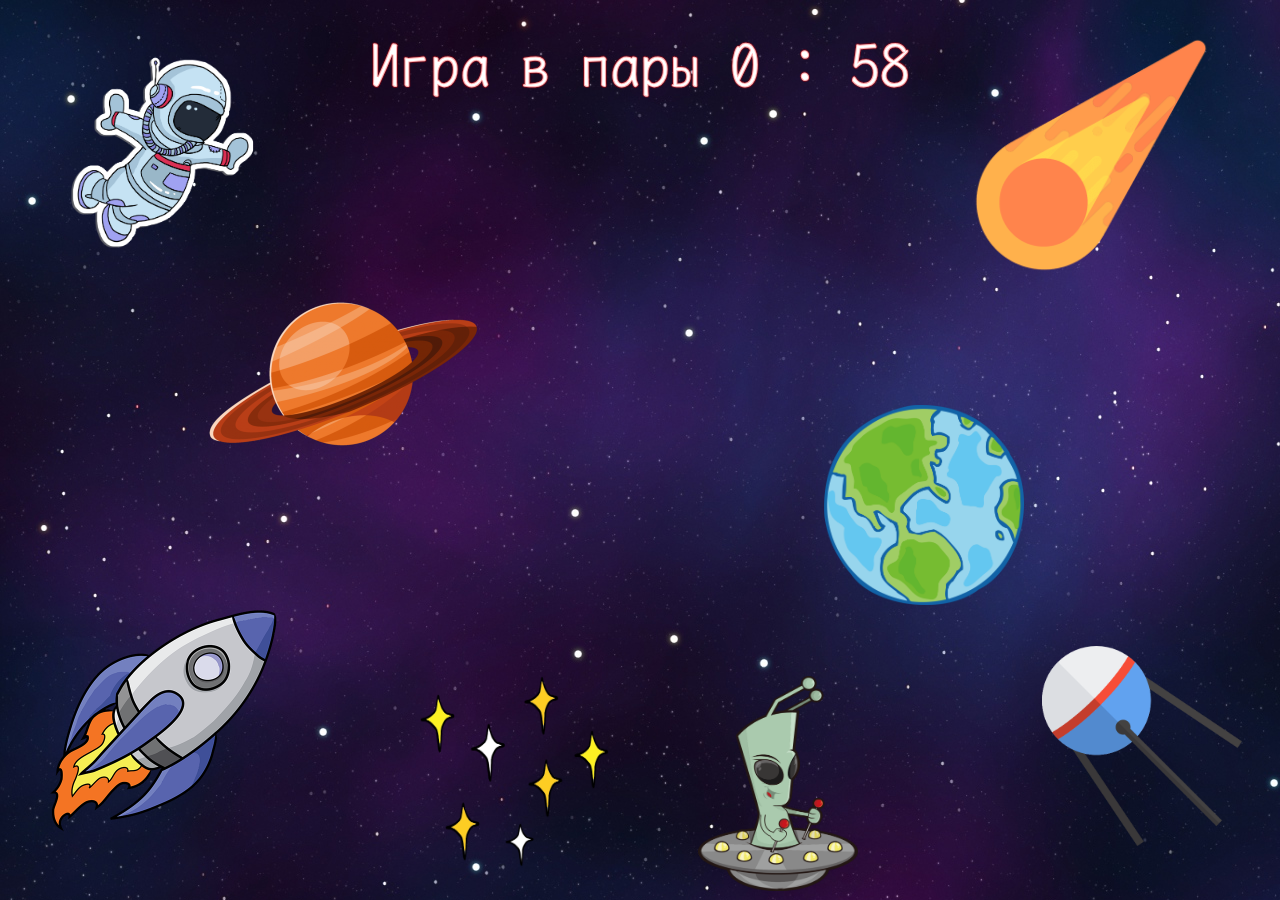
<file: pairsGame/index.html>
<!DOCTYPE html>
<html lang="en">
<head>
  <meta charset="UTF-8">
  <meta http-equiv="X-UA-Compatible" content="IE=edge">
  <meta name="viewport" content="width=device-width, initial-scale=1.0">
  <title>Игра в пары</title>
  <link rel="preconnect" href="https://fonts.googleapis.com">
  <link rel="preconnect" href="https://fonts.gstatic.com" crossorigin>
  <link href="https://fonts.googleapis.com/css2?family=LXGW+WenKai+Mono+TC:wght@700&display=swap" rel="stylesheet">
  <link type="image/x-icon" href="img/cards.png" rel="shortcut icon">
  <link rel="stylesheet" href="style.css">
  <script defer src="main.js"></script>
</head>
<body>
  <div class="container">
    <img class="img comet posAbsolute " src="img/comet.png" alt="Комета">
    <img class="img saturn posAbsolute " src="img/saturn.png" alt="Сатурн">
    <img class="img astronaut posAbsolute " src="img/astronaut.png" alt="Космоновт">
    <img class="img earth posAbsolute " src="img/earth.png" alt="Земля">
    <img class="img rocket posAbsolute " src="img/rocket.png" alt="Ракета">
    <img class="img satellite posAbsolute " src="img/satellite.png" alt="Спутник">
    <img class="img stars posAbsolute " src="img/stars.png" alt="Звезды">
    <img class="img alien posAbsolute " src="img/alien.png" alt="Инопланетянин">
    <h1 class="title">Игра в пары <span id="counter" class="time"></span></h1>
    
    <div class="game" id="game">
    </div>
    <button class="button" id="btn">Сыграть еще раз!</button>
  </div>
</body>
</html>
</file>
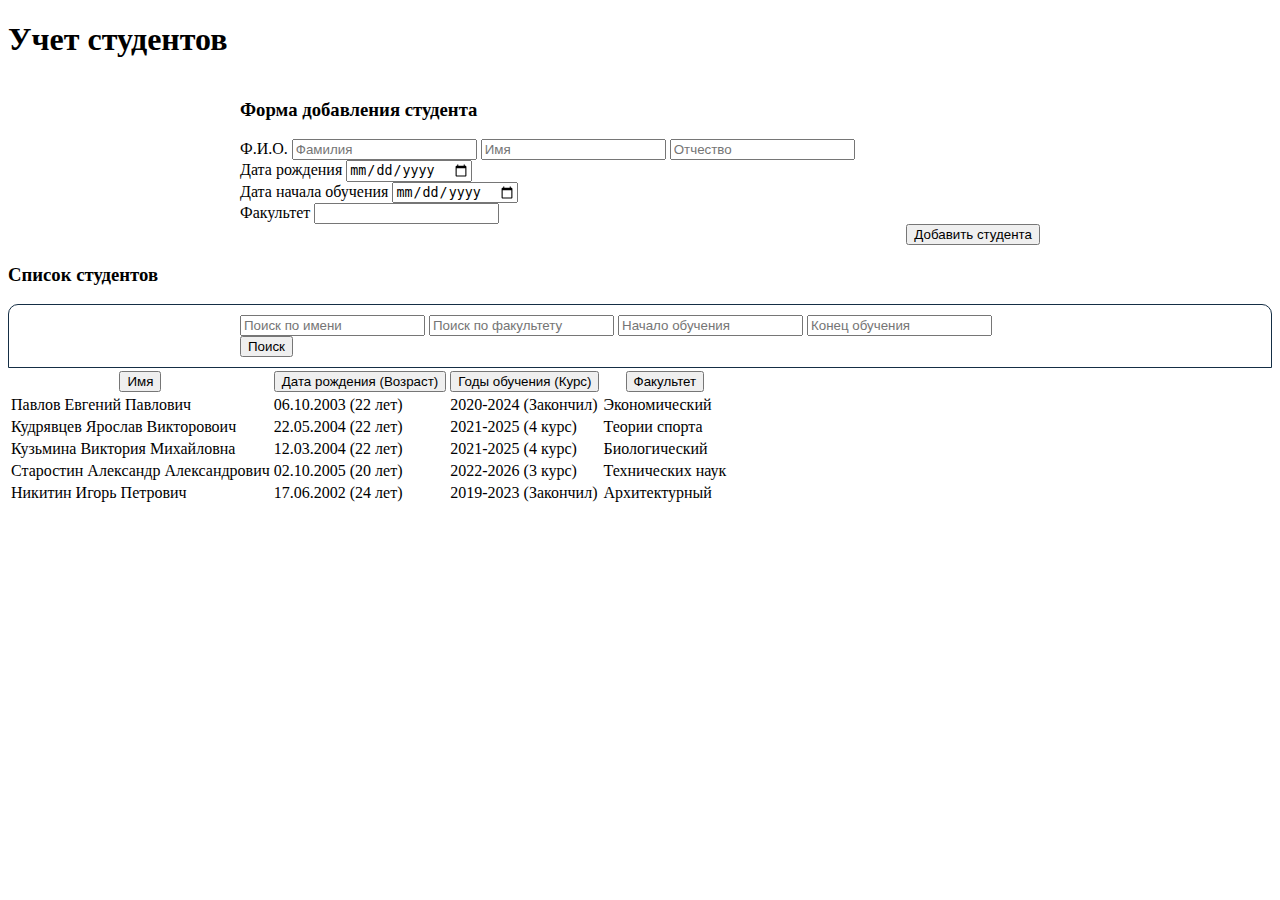
<file: students/index.html>
<!DOCTYPE html>
<html lang="ru">

<head>
    <meta charset="UTF-8">
    <meta http-equiv="X-UA-Compatible" content="IE=edge">
    <meta name="viewport" content="width=device-width, initial-scale=1.0">
    <link rel="stylesheet" 
    href="https://cdn.jsdelivr.net/npm/bootstrap@4.5.3/dist/css/bootstrap.min.css" 
    integrity="sha384-TX8t27EcRE3e/ihU7zmQxVncDAy5uIKz4rEkgIXeMed4M0jlfIDPvg6uqKI2xXr2" 
    crossorigin="anonymous">
    <link rel="stylesheet" href="main.css">
    <title>Список студентов</title>

    <script defer src="main.js"></script>
</head>

<body>
    <div class="container">
        <h1>Учет студентов</h1>
        <form class="form" id="form" name="form">
            <h3>Форма добавления студента</h3>
            <div class="input-group">
                <span class="input-group-text">Ф.И.О.</span>
                <input class="form-control" type="text"  id="surname" placeholder="Фамилия">
                <input class="form-control" type="text"  id="name" placeholder="Имя">
                <input class="form-control" type="text"  id="middleName" placeholder="Отчество">
            </div>
            <p class="error" id="nameError">Введите полное имя!</p>
            <div class="mb-3">
                <label for="birthday" class="form-label">Дата рождения</label>
                <input type="date" class="form-control" id="birthday">
                <p class="error" id="dateError">Введите дату рождения!</p>
                <p class="error" id="dateErrorRange">Дата должна быть в диапазоне от 01.01.1900 до настоящего времени!</p>
            </div>
            <div class="mb-3">
                <label for="startStudyYear" class="form-label">Дата начала обучения</label>
                <input type="date" class="form-control" id="startStudyYear">
                <p class="error" id="startYearError">Введите дату начала обучения!</p>
                <p class="error" id="startYearErrorRange">Дата должна быть в диапазоне от 01.01.2000 до настоящего времени!</p>
            </div>
            <div class="mb-3">
                <label for="facultyInput" class="form-label">Факультет</label>
                <input type="text" class="form-control" id="facultyInput">
                <p class="error" id="facultyError">Введите факультет!</p>
            </div>
            <button type="submit" class="btn btn-warning btn-margin">Добавить студента</button>
        </form>
        <h3>Список студентов</h3>
        <div class="filtration">
            <form class="form" id="form" name="form">
                <div class="input-group">
                    <input class="form-control" type="text"  id="filtration-name" placeholder="Поиск по имени">
                    <input class="form-control" type="text"  id="filtration-faculty" placeholder="Поиск по факультету">
                    <input class="form-control" type="number"  id="filtration-startStudy" maxlength="4" placeholder="Начало обучения">
                    <input class="form-control" type="number"  id="filtration-endStudy" maxlength="4" placeholder="Конец обучения">
                    <button type="button" class="btn btn-warning btn-margin" id="filtration-btn">Поиск</button>
                </div>
        </form>
        </div>
        <table class="table">
            <thead class="table-dark">
              <tr>
                <th scope="col"><button class="btn btn-dark" id="sort-btn-name">Имя</button></th>
                <th scope="col"><button class="btn btn-dark" id="sort-btn-birthday">Дата рождения (Возраст)</button></th>
                <th scope="col"><button class="btn btn-dark" id="sort-btn-studyYears">Годы обучения (Курс)</button></th>
                <th scope="col"><button class="btn btn-dark" id="sort-btn-faculty">Факультет</button></th>
              </tr>
            </thead>
            <tbody class="table-group-divider" id="table"></tbody>
          </table>
    </div>
</body>

</html>
</file>
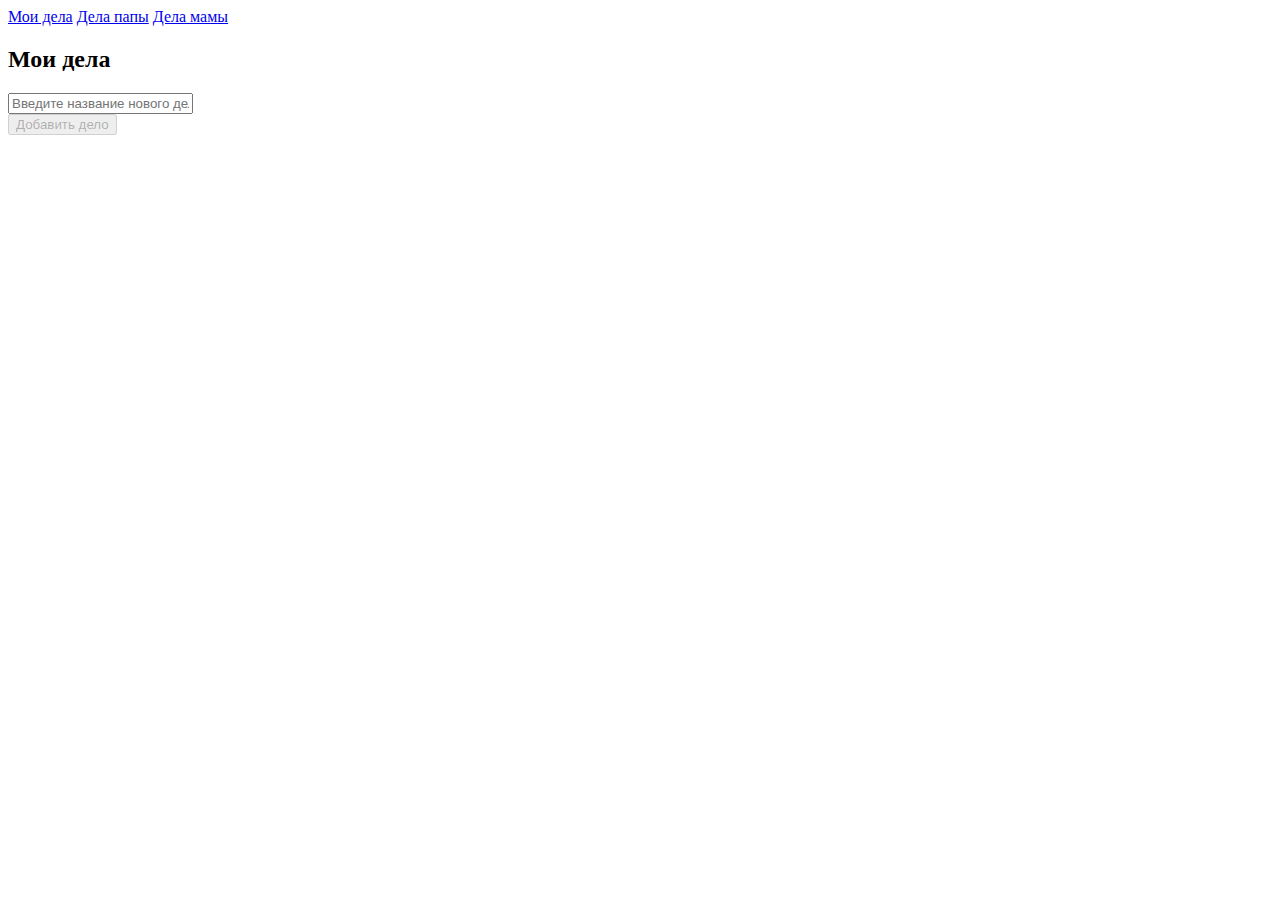
<file: TODO-Begin/index.html>
<!DOCTYPE html>
<html lang="ru">
<head>
    <title>TODO-WEB</title>
    <link type="image/x-icon" href="img/favicon.png" rel="shortcut icon">
    <meta charset="UTF-8">
    <meta name="viewport" content="width=device-width, initial-scale=1.0">
    <link rel="stylesheet"
    href="https://cdn.jsdelivr.net/npm/bootstrap@4.5.3/dist/css/bootstrap.min.css"
    integrity="sha384-TX8t27EcRE3e/ihU7zmQxVncDAy5uIKz4rEkgIXeMed4M0jlfIDPvg6uqKI2xXr2"
    crossorigin="anonymous">
    <script defer src="todo-app.js"></script>
    <script>
        document.addEventListener('DOMContentLoaded', function () {
            createTodoApp(document.getElementById('todo-app'), 'Мои дела', 'myTodoItemsData');
        });
    </script>
</head>
<body>
    <div class="container mb-5">
        <nav class="nav">
            <a class="nav-link" href="index.html">Мои дела</a>
            <a class="nav-link" href="dad.html">Дела папы</a>
            <a class="nav-link" href="mom.html">Дела мамы</a>
        </nav>
    </div>
    <div id="todo-app" class="container"></div>
</body>
</html>
</file>
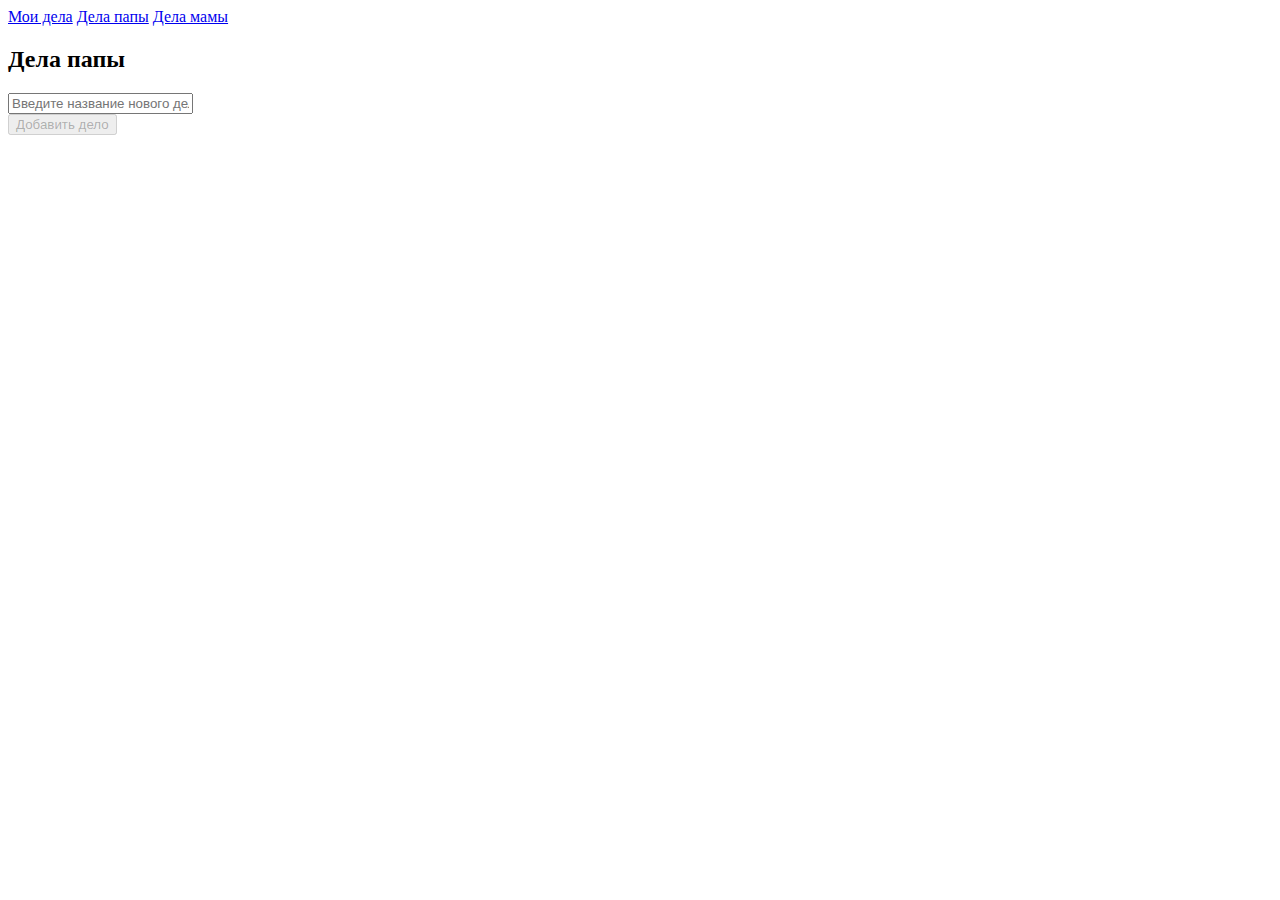
<file: TODO-Begin/dad.html>
<!DOCTYPE html>
<html lang="ru">
<head>
    <title>TODO-WEB</title>
    <link type="image/x-icon" href="img/favicon.png" rel="shortcut icon">
    <meta charset="UTF-8">
    <meta name="viewport" content="width=device-width, initial-scale=1.0">
    <link rel="stylesheet"
    href="https://cdn.jsdelivr.net/npm/bootstrap@4.5.3/dist/css/bootstrap.min.css"
    integrity="sha384-TX8t27EcRE3e/ihU7zmQxVncDAy5uIKz4rEkgIXeMed4M0jlfIDPvg6uqKI2xXr2"
    crossorigin="anonymous">
    <script defer src="todo-app.js"></script>
    <script defer>
        document.addEventListener('DOMContentLoaded', function () {
            createTodoApp(document.getElementById('todo-app'), 'Дела папы', 'dadTodoItemsData');
        });
    </script>
</head>
<body>
    <div class="container mb-5">
        <nav class="nav">
            <a class="nav-link" href="index.html">Мои дела</a>
            <a class="nav-link" href="dad.html">Дела папы</a>
            <a class="nav-link" href="mom.html">Дела мамы</a>
        </nav>
    </div>
    <div id="todo-app" class="container"></div>
</body>
</html>
</file>
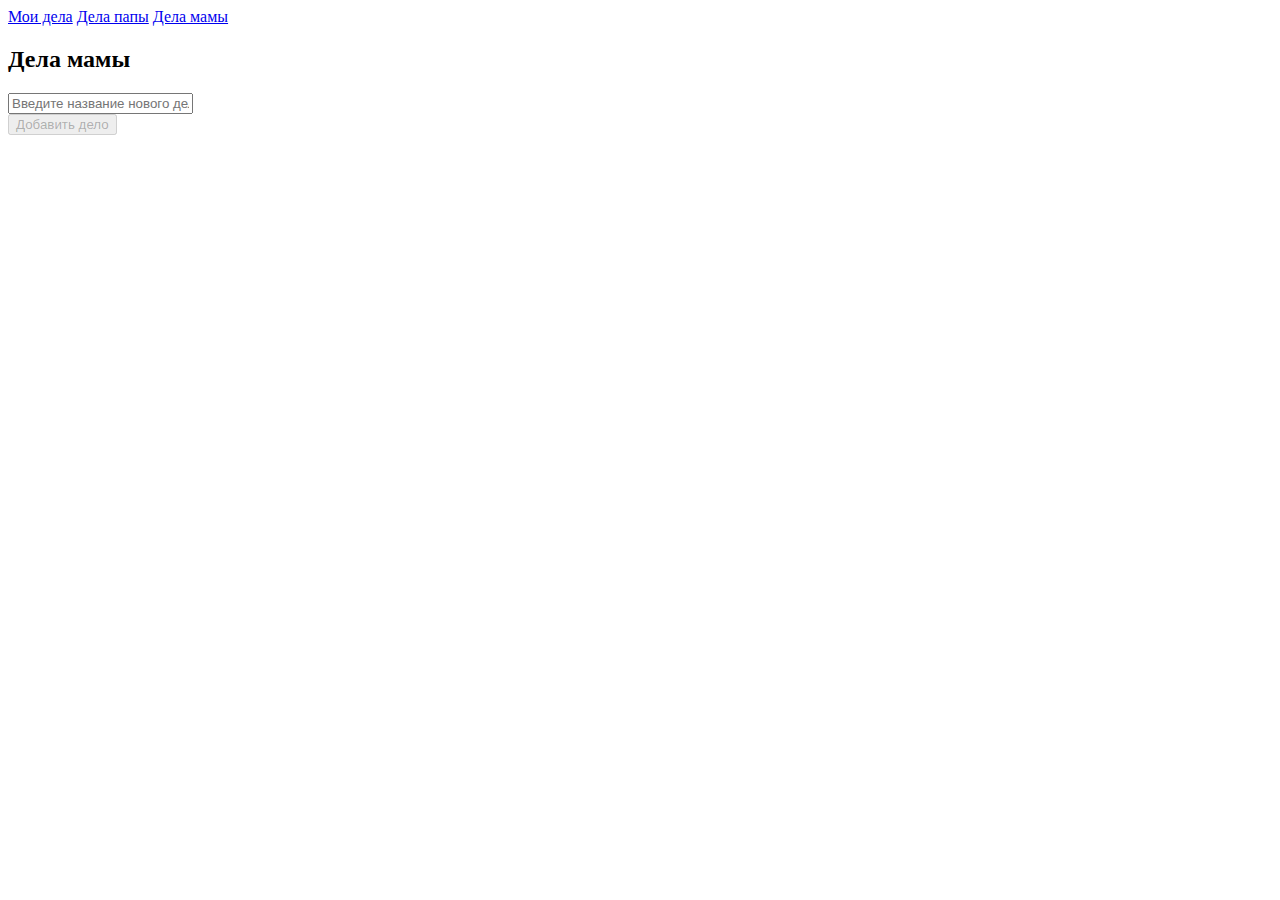
<file: TODO-Begin/mom.html>
<!DOCTYPE html>
<html lang="ru">
<head>
    <title>TODO-WEB</title>
    <link type="image/x-icon" href="img/favicon.png" rel="shortcut icon">
    <meta charset="UTF-8">
    <meta name="viewport" content="width=device-width, initial-scale=1.0">
    <link rel="stylesheet"
    href="https://cdn.jsdelivr.net/npm/bootstrap@4.5.3/dist/css/bootstrap.min.css"
    integrity="sha384-TX8t27EcRE3e/ihU7zmQxVncDAy5uIKz4rEkgIXeMed4M0jlfIDPvg6uqKI2xXr2"
    crossorigin="anonymous">
    <script defer src="todo-app.js"></script>
    <script>
        document.addEventListener('DOMContentLoaded', function () {
            createTodoApp(document.getElementById('todo-app'), 'Дела мамы', 'momTodoItemsData');
        });
    </script>
</head>
<body>
    <div class="container mb-5">
        <nav class="nav">
            <a class="nav-link" href="index.html">Мои дела</a>
            <a class="nav-link" href="dad.html">Дела папы</a>
            <a class="nav-link" href="mom.html">Дела мамы</a>
        </nav>
    </div>
    <div id="todo-app" class="container"></div>
</body>
</html>
</file>
<file: communalPayments/style.css>
.form {
    display: flex;
    justify-content: space-between;
    width: 450px;
    margin: 0 auto;
    margin-bottom: 40px;
}

.result {
    margin: 0 auto;
    width: 200px;
    font-size: 50px;
}
</file>
<file: landingEuclid/css/style.css>
/* Сбросы */

* {
  padding: 0;
  margin: 0;
  border: 0;
}

*,
*:before,
*:after {
  -moz-box-sizing: border-box;
  -webkit-box-sizing: border-box;
  box-sizing: border-box;
}

:focus,
:active {
  outline: none;
}

a:focus,
:active {
  outline: none;
}

nav,
footer,
header,
aside {
  display: block;
}

html,
body {
  min-width: 320px;
  height: 100%;
  width: 100%;
  font-size: 100%;
  line-height: 1;
  font-size: 14px;
  -ms-text-size-adjust: 100%;
  -moz-text-size-adjust: 100%;
  -webkit-text-size-adjust: 100%;

}

input,
button,
textarea {
  font-family: inherit;
}

input::-ms-clear {
  display: none;
}

button {
  cursor: pointer;
}

button::-moz-focus-inner {
  padding: 0;
  border: 0;
}

a,
a:visited {
  text-decoration: none;
}

a:hover {
  text-decoration: none;
}

ul li {
  list-style: none;
}

img {
  vertical-align: top;
}

h1,
h2,
h3,
h4,
h5,
h6 {
  font-size: inherit;
  font-weight: 400;
}

body {
  font-family: 'Montserrat', sans-serif;
}


/* Сбросы */

/* Базовые классы */

:root {
  --first-color: #FF9900;
  --second-color: #FFB84D;
  --third-color: #E1670E;
}

.flex {
  display: flex;
}

.container {
  max-width: 1810px;
  padding: 0 20px;
  margin: 0 auto;
}

.btn {
  background: var(--first-color);
  border-radius: 16px;
  color: #fff;
  font-weight: 700;
  text-align: center;
  pointer-events: all;
}

.title {
  font-weight: 400;
  font-size: 48px;
  line-height: 59px;
  color: #000000;
}

/* Базовые классы */

/* Header */

.header {
  padding: 14px 0;
  background: #FFFFFF;
  box-shadow: 0px 5px 40px rgba(0, 0, 0, 0.1);
  border-radius: 0px 0px 32px 32px;
  margin-bottom: 50px;
}

.header__container {
  align-items: center;
  justify-content: space-between;
}

.logo {
  margin-right: 16.5%;
}

.logo__img-medium {
  display: none;
}

.logo__img-mini {
  display: none;
}

.close {
  display: none;
}

.header__nav {
  height: 24px;
  margin-right: 85px;
}

.nav__link {
  color: #000;
  margin-bottom: 7px;
  border-bottom: 3px solid transparent;
  transition-property: border-color, color;
  transition-duration: 0.2s;
  height: 26px;
}

.nav__link:focus {
  outline-offset: 1px;
  outline: 2px solid #FF9900;
}

.nav__link:hover {
  border-color: #FF9900;
}

.nav__link:active {
  color: #E1670E;
  border-color: #E1670E;
}

.nav__list {
  list-style: none;
  height: 24px;
}

.nav__item:not(:last-child) {
  margin-right: 85px;
}

.nav__item {
  font-weight: 600;
  font-size: 18px;
  line-height: 22px;
}

.burger__menu {
  display: none;
}

.header__search-btn {
  width: 24px;
  height: 24px;
  background-color: #fff;
  background-image: url('../img/search.svg');
  background-repeat: no-repeat;
  transition-duration: 0.3s;
  transition-property: background-image;
}

.header__search-btn:focus {
  outline-offset: 1px;
  outline: 2px solid #FF9900;
}

.header__search-btn:hover {
  background-image: url('../img/search-hover.svg');
}

.header__search-btn-active {
  margin-right: 20px;
}

.header__search {
  max-width: 540px;
  background-color: #fff;
  box-shadow: 0px 0px 20px rgba(0, 0, 0, 0.12);
  border-radius: 24px;
  padding: 16px 18px 16px 32px;
  position: absolute;
  right: 0;
  top: 20px;
  z-index: 1000;
  overflow-y: auto;
  visibility: hidden;
  transform: translateY(-120%);
  transition: visibility 0.3s ease-in-out, transform 0.3s ease-in-out;
}

.header__search--active {
  visibility: visible;
  transform: none;
}

.header__search-input {
  max-width: 412px;
  height: 28px;
  background-color: transparent;
  border-bottom: 1px solid #CACACA;
  margin-right: 14px;
  font-size: 18px;
  line-height: 22px;
  color: #000;
}

.header__search-input::placeholder {
  color: #CACACA;
  font-size: 18px;
  line-height: 22px;
}

.closed-search {
  background-color: transparent;
}

.closed-search:focus {
  outline-offset: 1px;
  outline: 2px solid #FF9900;
}

/* Offer */

.offer {
  margin-bottom: 50px;
}

.swiper {
  position: relative;
  overflow: hidden;
  border-radius: 32px;
}

.swiper-container {
  position: absolute;
  left: 0;
  top: 0;
  width: 100%;
  height: 100%;
}

.swiper-slide {
  height: 100%;
  background-position: center;
  background-repeat: no-repeat;
  background-size: cover;
}

.swiper-slide-one {
  background-image: url('../img/offer-background1.jpg');
}

.swiper-slide-two {
  background-image: url('../img/offer-background2.jpg');
}

.swiper-slide-three {
  background-image: url('../img/offer-background3.jpg');
}

.swiper-img {
  display: block;
  width: 100%;
  height: 100%;
  object-fit: cover;
}

.content-wrapper {
  position: relative;
  top: 0;
  z-index: 2;
  padding: 100px 80px;
  max-width: 980px;
  pointer-events: none;
}

.offer__title {
  font-weight: 800;
  font-size: 70px;
  line-height: 85px;
  color: #FFFFFF;
  margin-bottom: 24px;
}

.offer__descr {
  font-weight: 700;
  font-size: 24px;
  line-height: 29px;
  color: #FFFFFF;
  margin-bottom: 90px;
}

.offer__btn {
  padding: 25px 39px;
  font-size: 23px;
  line-height: 28px;
  transition-duration: 0.3s;
}

.offer__btn:focus {
  background-color: var(--second-color);
}

.offer__btn:hover {
  background-color: var(--second-color);
}

.offer__btn:active {
  background-color: var(--third-color);
}


.swiper-pagination-bullet {
  width: 15px;
  height: 15px;
  margin: 0 10px !important;
  background: #CACACA;
}

.swiper-pagination-bullet-active {
  background: #FFF;
}

.swiper-horizontal>.swiper-pagination-bullets,
.swiper-pagination-bullets.swiper-pagination-horizontal,
.swiper-pagination-custom,
.swiper-pagination-fraction {
  bottom: 30px;
}

/* About */

.about {
  margin-bottom: 101px;
}

.about-title {
  margin-bottom: 20px;
}

.about__descr {
  font-weight: 400;
  font-size: 16px;
  line-height: 32px;
  color: #000000;
  max-width: 1235px;
  margin-bottom: 50px;
}

.about__wrapper {
  justify-content: space-between;
}

.about__item {
  width: calc((100% - 30px) / 2);
}

.about__left {
  position: relative;
  height: 622px;
  background-image: url('../img/about-left.jpg');
  background-repeat: no-repeat;
  background-position: top;
  background-size: cover;
  border-radius: 32px;
  overflow: hidden;
  align-items: flex-end;
}

.about__right {
  flex-direction: column;
  justify-content: space-between;
}

.left-block-none {
  display: none;
}

.left-block {
  position: absolute;
  bottom: 0;
  background: rgba(0, 0, 0, 0.5);
  border-radius: 32px;
  padding: 50px;
  width: 100%;
  justify-content: space-between;
  align-items: center;
}

.left-block-none {
  border-radius: 32px;
  padding: 50px;
  width: 100%;
  justify-content: space-between;
  align-items: center;
}

.left-block-none .left-block__descr {
  font-weight: 400;
  color: #000;
}

.left-block__descr {
  margin-right: 15px;
  font-weight: 700;
  font-size: 16px;
  line-height: 32px;
  color: #FFFFFF;
  width: 433px;
}

.left-block__btn {
  border: 3px solid #FF9900;
  background-color: transparent;
  padding: 17px 35px;
  line-height: 20px;
  font-size: 16px;
  transition-duration: 0.2s;
}

.left-block__btn:focus {
  background-color: var(--first-color);
}

.left-block__btn:hover {
  background-color: var(--first-color);
}

.left-block__btn:active {
  background-color: var(--third-color);
  border-color: var(--third-color);
}

.right-block {
  width: 100%;
  height: 295px;
  align-items: center;
  padding: 65px 60px;
  border: 1px solid #CACACA;
  border-radius: 32px;
}

.right-block__content {
  max-width: 452px;
}

.right-block__img {
  margin-right: 50px;
}

.right-block__img-medium {
  display: none;
}

.right-block__img-mini {
  display: none;
}

.right-block__title {
  font-weight: 700;
  font-size: 24px;
  line-height: 29px;
  color: #000000;
  margin-bottom: 9px;
}

.right-block__descr {
  font-weight: 400;
  font-size: 16px;
  line-height: 32px;
  color: #000000;
}

/* Work */

.work {
  margin-bottom: 100px;
}

.work__wrapper {
  display: none;
}

.work__wrapper--active {
  display: flex;
  justify-content: space-between;
}

.work-title {
  margin-bottom: 32px;
}

.work__content {
  margin-right: 15px;
}

.work-titlle-content {
  font-weight: 700;
  font-size: 24px;
  line-height: 32px;
  color: #000000;
  margin-bottom: 8px;
}

.work__deskr {
  font-weight: 400;
  font-size: 16px;
  line-height: 32px;
  color: #000000;
  width: 758px;
  margin-bottom: 18px;
}

.work__btn-first {
  padding: 20px 38px;
  margin-right: 32px;
  font-weight: 700;
  font-size: 16px;
  line-height: 20px;
  text-align: center;
  color: #FFFFFF;
  transition-duration: 0.2s;
}

.work__btn-first:focus {
  background-color: var(--second-color);
}

.work__btn-first:hover {
  background-color: var(--second-color);
}

.work__btn-first:active {
  background-color: var(--third-color);
}

.work__btn-second {
  padding: 19px 37px;
  font-weight: 400;
  font-size: 16px;
  line-height: 20px;
  text-align: center;
  color: #000000;
  background-color: transparent;
  border: 1px solid #000000;
  transition-duration: 0.2s;
}

.work__btn-second:focus {
  background-color: #666;
  border-color: #666;
  color: #FFF;
}

.work__btn-second:hover {
  background-color: #666;
  border-color: #666;
  color: #FFF;
}

.work__btn-second:active {
  background-color: #000;
  color: #FFF;
}

.work__picture {
  margin-top: 10px;
  border-radius: 32px;
  overflow: hidden;
  width: 49%;
  background-repeat: no-repeat;
  background-image: url('../img/work-img.jpg');
  margin-top: 10px;
  border-radius: 32px;
  overflow: hidden;
  width: 49%;
}

/* Questions */

.questions {
  margin-bottom: 99px;
}

.faq-title {
  margin-bottom: 32px;
}

.questions-wrapper {
  justify-content: space-between;
}

.questions__block {
  max-width: 570px;
  border: solid 1px #CACACA;
  border-radius: 32px;
  padding: 65px 65px 64px 60px;
}

.questions__block:not(:last-child) {
  margin-right: 5px;
}

.questions__title {
  max-width: 412px;
  font-weight: 700;
  font-size: 24px;
  line-height: 29px;
  color: #000000;
  margin-bottom: 8px;
}

.questions__block__text {
  font-weight: 400;
  font-size: 16px;
  line-height: 32px;
}

/* Footer */

.footer {
  background-color: #000;
  padding: 51px 0 50px 0;
}

.footer__wrapper {
  justify-content: space-between;
  align-items: center;
}

.footer__content {
  margin-right: 165px;
}

.footer-title {
  color: #CACACA;
}

.footer__logo-mini {
  display: none;
}

.footer__logo {
  margin-bottom: 20px;
}

.footer__logo-img {
  margin-bottom: 20px;
}

.footer__nav {
  margin-bottom: 90px;
  min-width: 260px;
}

.social__item {
  display: block;
  width: 60px;
  height: 60px;
  transition-property: background-image;
  transition-duration: 0.2s;
}

.social__item:first-child {
  margin-right: 25px;
}

.social__item:focus {
  outline: 2px solid #FF9900;
  outline-offset: 3px;
}

.ok {
  background-image: url('../img/ok.svg');
}

.ok:hover {
  background-image: url('../img/ok-hover.svg');
}

.ok:active {
  background-image: url('../img/ok-active.svg');
}

.vk {
  background-image: url('../img/vk.svg');
}

.vk:hover {
  background-image: url('../img/vk-hover.svg');
}

.vk:active {
  background-image: url('../img/vk-active.svg');
}

.footer-title {
  margin-bottom: 25px;
}

.footer__link {
  color: #CACACA;
  transition-property: color;
  transition-duration: 0.2s;
}

.footer__link:focus {
  outline-offset: 3px;
  outline: 2px solid #FF9900;
}

.footer__link:hover {
  color: var(--first-color);
}

.footer__link:active {
  color: var(--third-color);
}

.footer__form {
  margin-right: 60px;
}

.input {
  display: block;
  width: 570px;
  height: 60px;
  background: #414141;
  border-radius: 16px;
  padding: 14px 24px;
  font-weight: 400;
  font-size: 16px;
  line-height: 32px;
  color: #CACACA;
  margin-bottom: 25px;
  transition-duration: 0.2s;
}

.input::placeholder {
  color: #CACACA;
}

.input:focus {
  background: #666;
  color: #FFF;
}

.input:hover {
  background: #666;
  color: #FFF;
}

.input:active {
  background: #666;
  color: #FFF;
}

.form__message {
  height: 150px;
  margin-bottom: 32px;
  resize: none;
}

.footer__item {
  font-weight: 600;
  font-size: 18px;
  line-height: 36px;
  color: #CACACA;
}

.form-bottom {
  align-items: center;
}

.form__btn {
  margin-right: 22px;
  padding: 19px 52px;
  font-weight: 700;
  font-size: 16px;
  line-height: 20px;
  text-align: center;
  color: #FFF;
  transition-duration: 0.2s;
}

.form__btn:focus {
  background-color: var(--second-color);
}

.form__btn:hover {
  background-color: var(--second-color);
}

.form__btn:active {
  background-color: var(--third-color);
}

.checkbox {
  user-select: none;
}

.checkbox input{
  opacity: 0;
  position: absolute;
}

.checkbox label{
  cursor: pointer;
  color: #CACACA;
  position: relative;
  padding-left: 16px;
}

.checkbox label::before{
  position: absolute;
  left: 0;
  content: '';
  display: inline-block;
  width: 14px;
  height: 14px;
  border: 1px solid #CACACA;
  border-radius: 2px; 
}

.checkbox label::after {
  position: absolute;
  top: 2px;
  left: 0;
  content: none;
  display: inline-block;
  height: 14px;
  width: 14px;
  transition: opacity 0.2s ease-in-out;
  background-image: url('../img/check.svg');
  background-repeat: no-repeat;
  background-position: center;
}

.checkbox input:checked + label::after{
  content: '';
}

.checkbox input:focus + label::before {
  outline: #FF9900 auto 5px;
}

/* .check {
  user-select: none;
  position: relative;
  padding-left: 18px;
  cursor: pointer;
  font-weight: 400;
  font-size: 16px;
  line-height: 32px;
  color: #CACACA;
}

.check:focus {
  outline-offset: 1px;
  outline: 2px solid #FF9900;
}

.check::after {
  content: '';
  display: inline-block;
  opacity: 0;
  transition: opacity 0.2s ease-in-out;
  background-image: url('../img/check.svg');
  background-repeat: no-repeat;
  background-position: center;
} */

/* #check+span {
  display: flex;
  position: absolute;
  top: 8px;
  left: 0;
  width: 14px;
  height: 14px;
  border: 1px solid #CACACA;
  border-radius: 2px;
  text-align: center
} */

/* #check+span::before {
  content: '';
  position: absolute;
  top: 0;
  left: 0;
  bottom: 0;
  right: 0;
  opacity: 0;
  transition: opacity 0.2s ease-in-out;
  background-image: url('../img/check.svg');
  background-repeat: no-repeat;
  background-position: center;
} */

/* #check:checked+span::before {
  opacity: 1;
} */

.footer__text {
  width: 363px;
  font-weight: 400;
  font-size: 16px;
  line-height: 32px;
  color: #CACACA;
}
</file>
<file: landingEuclid/css/media.css>
/* Large desktops and laptops */
@media (max-width: 1399px) {

  .logo {
    margin: 0;
  }

  .about__wrapper {
    flex-direction: column;
  }

  .about__left {
    margin-bottom: 32px;
  }

  .left-block__descr {
    width: 633px;
  }

  .right-block {
    padding: 65px 100px;
  }

  .right-block:first-child {
    margin-bottom: 32px;
  }

  .right-block__img {
    margin-right: 70px;
  }

  .about__item {
    width: 100%;
  }

  .work__content {
    margin-right: 30px;
  }

  .work__deskr {
    max-width: 650px;
  }

  .work__picture {
    background-position: center;
    background-size: cover;
  }

  .work__picture-two {
    background-position: center;
    background-size: cover;
  }

  .work__picture-tree {
    background-position: center;
    background-size: cover;
  }

  .work__picture-four {
    background-position: center;
    background-size: cover;
  }

  .questions-wrapper {
    flex-direction: column;
  }

  .questions__block {
    max-width: none;
    min-height: 230px;
  }

  .questions__block:not(:last-child) {
    margin-bottom: 32px;
  }

  .questions__title {
    max-width: none;
  }

  .footer__text {
    display: none;
  }

  .footer__content {
    margin-right: 0;
  }

  .footer__form {
    margin-right: 0;
  }
}

/* Landscape tablets and medium desktops */
@media (max-width: 1199px) {
  .container {
    max-width: 964px;
  }

  .header {
    margin-bottom: 40px;
    padding: 26px 0;
  }

  .logo__img-medium {
    display: block;
  }

  .logo__img {
    display: none;
  }

  .header__nav {
    margin-right: 105px;
  }

  .nav__item:not(:last-child) {
    margin-right: 60px;
  }

  .offer {
    margin-bottom: 36px;
  }

  .offer__wrapper {
    min-height: 668px;
  }


  .content-wrapper {
    max-width: 930px;
    padding: 160px 80px 160px 77px;
  }

  .swiper-slide-one {
    background-image: url('../img/offer-background1024.jpg');
  }

  .swiper-slide-two {
    background-image: url('../img/offer-background1024-2.jpg');
  }

  .swiper-slide-three {
    background-image: url('../img/offer-background1024-3.jpg');
  }

  .offer__title {
    font-size: 60px;
    line-height: 73px;
    margin-bottom: 16px;
  }

  .offer__descr {
    font-size: 20px;
    line-height: 24px;
    margin-bottom: 60px;
  }

  .offer__btn {
    padding: 24px 35px;
    font-size: 24px;
    line-height: 30px;
    transition-duration: 0.3s;
  }


  .about {
    margin-bottom: 77px;
  }

  .about__descr {
    margin-bottom: 59px;
  }

  .about__left {
    height: 641px;
  }

  .left-block__descr {
    width: 433px;
  }

  .right-block {
    padding: 64px 152px 65px 77px;
  }

  .right-block__img {
    margin-right: 49px;
  }

  .right-block__title {
    margin-bottom: 9px;
  }

  .work {
    margin-bottom: 80px;
  }

  .work-list {
    margin-bottom: 50px;
  }

  .work__deskr {
    max-width: 437px;
    margin-bottom: 25px;
  }

  .work__picture {
    background-image: url('../img/work-img1024.jpg');
    background-size: cover;
    background-position: center;
    width: 47.2%;
    /* height: 689px; */
  }

  .work__picture-two {
    background-image: url('../img/work-img1024-2.jpg');
    background-size: cover;
    background-position: center;
    width: 47.2%;
  }

  .work__picture-tree {
    background-image: url('../img/work-img1024-3.jpg');
    background-size: cover;
    background-position: center;
    width: 47.2%;
  }

  .work__picture-four {
    background-image: url('../img/work-img1024-4.jpg');
    background-size: cover;
    background-position: center;
    width: 47.2%;
  }

  .questions {
    margin-bottom: 79px;
  }

  .questions__block {
    padding: 64px 65px 64px 60px;
  }

  .questions__block:not(:last-child) {
    margin-right: 0;
  }

  .questions__title-large {
    padding: 29px 150px 39px 0;
  }

  .questions__btn-large {
    margin: 37px 0;
  }

  .input {
    width: 541px;
  }

  .form__btn {
    padding: 19px 38px;
  }

}

/* Portrait tablets and small desktops */
@media (max-width: 991px) {
  .footer__nav {
    display: none;
  }

  .container {
    max-width: 708px;
  }

  .header {
    padding: 17px 0;
  }

  .nav__list {
    align-items: center;
  }

  .logo__img-medium {
    display: none;
  }

  .logo__img-mini {
    display: block;
  }

  .swiper {
    border-radius: 24px;
  }

  .header__nav {
    margin-right: 43px;
  }

  .nav__item {
    font-weight: 700;
    font-size: 16px;
    line-height: 19.5px;
  }

  .nav__item:not(:last-child) {
    margin-right: 41px;
  }

  .content-wrapper {
    max-width: 700px;
    padding: 160px 40px 160px 40px;
  }

  .swiper-slide-one {
    background-image: url('../img/offer-background768.jpg');
  }

  .swiper-slide-two {
    background-image: url('../img/offer-background768-2.jpg');
  }

  .swiper-slide-three {
    background-image: url('../img/offer-background768-3.jpg');
  }

  .offer__title {
    font-size: 50px;
    line-height: 61px;
  }

  .offer__descr {
    font-size: 18px;
    line-height: 22px;
  }

  .offer__btn {
    padding: 25px 40px;
    font-size: 23px;
    line-height: 28px;
  }

  .about {
    margin-bottom: 80px;
  }

  .about__descr {
    margin-bottom: 54px;
  }

  .about__left {
    height: 650px;
    border-radius: 24px;
  }

  .left-block {
    border-radius: 24px;
    padding: 34px 40px;
  }

  .left-block__descr {
    width: 366px;
  }

  .right-block {
    padding: 35px 45px 35px 39px;
    height: 235px;
    border-radius: 24px;
  }

  .right-block__img {
    display: none;
  }

  .right-block__img-medium {
    display: block;
    margin-right: 16px;
  }

  .work {
    margin-bottom: 80px;
  }

  .work-list__item:not(:last-child) {
    margin-right: 155px;
  }

  .work__wrapper {
    flex-direction: column-reverse;
  }

  .work-list {
    margin-bottom: 49px;
  }

  .work__picture {
    margin-top: 0;
    background-image: url('../img/work-img.jpg');
    background-repeat: no-repeat;
    background-position: center;
    background-size: cover;
    border-radius: 24px;
    width: 100%;
    height: 284px;
    margin-bottom: 39px;
  }

  .work__picture-two {
    margin-top: 0;
    background-image: url('../img/work-img2.jpg');
    background-repeat: no-repeat;
    background-position: center;
    background-size: cover;
    border-radius: 24px;
    width: 100%;
    height: 284px;
    margin-bottom: 39px;
  }

  .work__picture-tree {
    margin-top: 0;
    background-image: url('../img/work-img3.jpg');
    background-repeat: no-repeat;
    background-position: center;
    background-size: cover;
    border-radius: 24px;
    width: 100%;
    height: 284px;
    margin-bottom: 39px;
  }

  .work__picture-four {
    margin-top: 0;
    background-image: url('../img/work-img4.jpg');
    background-repeat: no-repeat;
    background-position: center;
    background-size: cover;
    border-radius: 24px;
    width: 100%;
    height: 284px;
    margin-bottom: 39px;
  }

  .work__content {
    margin-right: 0;
  }

  .work__deskr {
    max-width: 100%;
    margin-bottom: 24px;
  }

  .br {
    display: none;
  }

  .questions {
    margin-bottom: 80px;
  }

  .questions__block  {
    padding: 33px 65px 35px 40px;
    min-height: 0;
  }

  .questions__title {
    padding: 0;
  }

  .footer__wrapper {
    flex-direction: column-reverse;
    align-items: start;
  }

  .footer-title {
    margin-bottom: 24px;
  }

  .footer__logo-img {
    margin-bottom: 16px;
  }

  .form-bottom {
    margin-bottom: 50px;
  }
}

/* Landscape phones and portrait tablets */
@media (max-width: 767px) {

  .header__nav {
    position: absolute;
    top: 0;
    left: 0;
    width: 50%;
    min-width: 250px;
    max-width: 420px;
    height: 100vh;
    z-index: 2000;
    padding: 38px 50px;
    background: #FFF;
    box-shadow: 0px 5px 40px rgba(0, 0, 0, 0.1);
    border-radius: 0px 0px 32px 32px;
    overflow-y: auto;
    visibility: hidden;
    transform: translateX(-120%);
    transition: visibility 0.3s ease-in-out, transform 0.3s ease-in-out;
  }

  .header__nav .nav__list {
    flex-direction: column;
    align-items: start;
  }

  .nav__item:not(:last-child) {
    margin-right: 0;
    margin-bottom: 60px;
  }

  .nav__link {
    font-weight: 700;
    font-size: 24px;
    line-height: 29px;
    color: #333;
  }

  .header__nav--active {
    visibility: visible;
    transform: none;
  }

  .burger__menu {
    margin-right: 40px;
    width: 30px;
    height: 23px;
    display: block;
    order: -1;
    background-image: url('../img/burger-img.png');
    background-color: #fff;
  }

  .burger__menu:focus {
    outline-offset: 1px;
    outline: 2px solid #FF9900;
  }

  .close {
    z-index: 2000;
    display: block;
    margin-bottom: 108px;
    background-color: #fff;
  }

  .close:focus {
    outline-offset: 1px;
    outline: 2px solid #FF9900;
  }

  .stop__scroll {
    overflow: hidden;
  }

  .container {
    max-width: 570px;
    padding: 0 15px;
  }

  .offer {
    margin-bottom: 60px;
  }

  .content-wrapper {
    display: flex;
    flex-direction: column;
    align-items: center;
    max-width: 455px;
    margin: 0 auto;
  }

  .offer__title {
    font-size: 35px;
    line-height: 40px;
    text-align: center;
  }

  .offer__descr {
    font-size: 16px;
    line-height: 20px;
    text-align: center;
  }

  .offer__btn {
    text-align: center;
  }

  .about {
    margin-bottom: 60px;
  }

  .about__descr {
    margin-bottom: 36px;
  }

  .left-block {
    display: none;
  }

  .left-block-none {
    display: block;
    padding: 0;
    width: 100%;
    margin-bottom: 36px;
  }

  .left-block__descr {
    width: 100%;
    margin-bottom: 15px;
  }

  .left-block__btn {
    color: var(--first-color);
    background-color: #fff;
  }

  .left-block__btn:focus {
    color: #FFF;
  }

  .left-block__btn:hover {
    color: #FFF;
  }

  .about__left {
    height: 300px;
    margin-bottom: 15px;
  }

  .right-block {
    border: none;
    flex-direction: column;
    align-items: start;
    padding: 0;
    height: 300px;
  }

  .right-block__img-medium {
    margin-bottom: 20px;
  }

  .work {
    margin-bottom: 60px;
  }

  .work-list__item:not(:last-child) {
    margin-right: 83px;
  }

  .work-list {
    justify-content: space-between;
  }

  .input {
    width: 450px;
  }

  .form-bottom {
    flex-direction: column;
    align-items: center;
    margin-bottom: 18px;
  }

  .form__btn {
    margin-right: 0;
    margin-bottom: 30px;
  }

  .footer {
    padding: 51px 0 30px 0;
  }

  .footer__wrapper {
    align-items: center;
  }

  .footer__form {
    border-bottom: 1px solid #414141;
    margin-bottom: 18px;
  }

  .footer__content {
    margin: 0 auto;
    display: flex;
    flex-direction: column;
    align-items: center;
  }

}

/* Portrait phones and smaller */
@media (max-width: 575px) {

  .title {
    font-size: 24px;
    line-height: 29px;
  }

  .header {
    border-radius: 0 0 16px 16px;
    padding: 17px 15px 80px 15px;
    margin-bottom: 20px;
  }

  .header__container {
    padding: 0;
  }

  .header__search-input {
    margin-right: 0;
  }

  .header__search {
    justify-content: space-between;
    flex-basis: 0;
    width: 100%;
    top: 0;
    border-radius: 0 0 16px 16px;
    padding: 20px 15px;
  }

  .header__search-btn-active {
    margin-right: 0;
  }

  .logo__img-medium {
    display: none;
  }

  .logo__img-mini {
    display: block;
  }

  .swiper {
    border-radius: 16px;
  }

  .content-wrapper {
    max-width: 380px;
    min-width: 247px;
    padding: 60px 20px 25px 20px;
  }

  .swiper-slide-one {
    background-image: url('../img/offer-background320.jpg');
  }

  .swiper-slide-two {
    background-image: url('../img/offer-background320-2.jpg');
  }

  .swiper-slide-three {
    background-image: url('../img/offer-background320-3.jpg');
  }

  .offer__title {
    font-size: 20px;
    line-height: 24px;
    margin-bottom: 7px;
  }

  .offer__descr {
    font-size: 12px;
    line-height: 15px;
    margin-bottom: 33px;
  }

  .offer__btn {
    padding: 13px 28px;
    border-radius: 8px;
    font-size: 12px;
    line-height: 15px;
    margin-bottom: 34px;
  }

  .swiper-slide .swiper-slide-tree .swiper-slide-active {
    margin-right: 15px !important;
  }

  .swiper-pagination-bullet {
    width: 10px;
    height: 10px;
  }

  .swiper-horizontal>.swiper-pagination-bullets, .swiper-pagination-bullets.swiper-pagination-horizontal, .swiper-pagination-custom, .swiper-pagination-fraction {
    bottom: 13px;
  }

  .about {
    margin-bottom: 88px;
  }

  .about__descr {
    font-size: 14px;
    line-height: 28px;
    margin-bottom: 14px;
  }

  .about__left {
    background-image: url('../img/about-left320.jpg');
    border-radius: 16px;
    height: 200px;
    margin-bottom: 8px;
  }

  .left-block__descr {
    font-size: 14px;
    line-height: 28px;
    margin-bottom: 12px;
  }

  .left-block__btn {
    padding: 9px 41px;
    font-size: 12px;
    line-height: 15px;
    border-radius: 8px;
  }

  .right-block__img-medium {
    display: none;
  }

  .right-block__img-mini {
    display: block;
    margin-bottom: 12px;
  }

  .left-block-none {
    margin-bottom: 32px;
  }

  .right-block {
    height: 249px;
  }

  .right-block__title {
    font-weight: 500;
    font-size: 18px;
    line-height: 22px;
    margin-bottom: 4px;
  }

  .right-block__descr {
    font-size: 14px;
    line-height: 28px;
  }

  .work {
    margin-bottom: 59px;
  }

  .work__picture {
    background-image: url('../img/work-img320.jpg');
    border-radius: 16px;
    height: 160px;
    margin-bottom: 16px;
  }

  .work__picture-two {
    border-radius: 16px;
    height: 160px;
    margin-bottom: 16px;
  }

  .work__picture-tree {
    border-radius: 16px;
    height: 160px;
    margin-bottom: 16px;
  }

  .work__picture-four {
    border-radius: 16px;
    height: 160px;
    margin-bottom: 16px;
  }

  .work-list {
    margin-bottom: 15px;
  }

  .work-list__btn {
    font-size: 14px;
    line-height: 17px;
  }

  .work-title {
    margin-bottom: 21px;
  }

  .work-titlle-content {
    font-weight: 500;
    font-size: 18px;
    line-height: 32px;
  }

  .work-list__item:not(:last-child) {
    margin-right: 44px;
  }

  .work__deskr {
    font-size: 14px;
    line-height: 28px;
    margin-bottom: 24px;
  }

  .work__btn-first {
    padding: 12px 44px;
    font-size: 12px;
    line-height: 15px;
    margin-right: 10px;
    border-radius: 8px;
  }

  .work__btn-second {
    padding: 11px 32px;
    font-size: 12px;
    line-height: 15px;
    border-radius: 8px;
  }

  .questions {
    margin-bottom: 60px;
  }

  .questions__block {
    padding: 0;
    border: none;
  }

  .questions__title {
    padding: 0;
    margin-bottom: 4px;
    font-weight: 500;
    font-size: 18px;
    line-height: 22px;
  }

  .questions__block__text {
    font-size: 14px;
    line-height: 28px;
  }

  .faq-title {
    margin-bottom: 20px;
  }

  .footer {
    padding: 31px 0 30px 0;
  }

  .input {
    width: 100%;
    font-size: 14px;
    padding: 14px 20px;
  }

  .footer__form {
    width: 100%;
    margin-bottom: 16px;
  }

  .footer-title {
    margin-bottom: 20px;
  }

  .form__btn {
    padding: 12px 19px 13px 19px;
    border-radius: 8px;
    font-size: 12px;
    line-height: 15px;
    margin-bottom: 12px;
  }

  .form__message {
    margin-bottom: 25px;
  }

  .form-bottom {
    margin-bottom: 24px;
  }

  .footer__logo {
    margin-bottom: 16px;
  }

  .footer__logo-img {
    display: none;
  }

  .footer__logo-mini {
    display: block;
  }

  .social__item {
    width: 40px;
    height: 40px;
  }

  .ok {
    background-image: url('../img/ok-mini.svg');
  }

  .ok:hover {
    background-image: url('../img/ok-hover-mini.svg');
  }

  .ok:active {
    background-image: url('../img/ok-active-mini.svg');
  }

  .vk {
    background-image: url('../img/vk-mini.svg');
  }

  .vk:hover {
    background-image: url('../img/vk-hover-mini.svg');
  }

  .vk:active {
    background-image: url('../img/vk-active-mini.svg');
  }

  .social__item:first-child {
    margin-right: 16px;
  }

}
</file>
<file: landingLagoona/css/style.css>
@font-face {
  font-family: 'MullerBold';
  src:
    url('../fonts/MullerBold.woff2') format("woff2"),
    url('../fonts/MullerBold.woff') format("woff");
  font-style: normal;
  font-weight: bold;
  font-display: swap;
}

@font-face {
  font-family: 'MullerLight';
  src:
    url('../fonts/MullerLight.woff2') format('woff2'),
    url('../fonts/MullerLight.woff') format('woff');
  font-style: normal;
  font-weight: 300;
  font-display: swap;
}

@font-face {
  font-family: 'MullerMedium';
  src:
    url('../fonts/MullerMedium.woff2') format('woff2'),
    url('../fonts/MullerMedium.woff') format('woff');
  font-style: normal;
  font-weight: 500;
  font-display: swap;
}

@font-face {
  font-family: 'MullerRegular';
  src:
    url('../fonts/MullerRegular.woff2') format('woff2'),
    url('../fonts/MullerRegular.woff') format('woff');
  font-style: normal;
  font-weight: normal;
  font-display: swap;
}

html {
  box-sizing: border-box;
}

body {
  font-family: 'MullerRegular', sans-serif;
  background: #F1F1F1;
  font-weight: 400;
}

h3 {
  font-family: 'MullerBold', sans-serif;
}

* {
  box-sizing: inherit;
  padding: 0;
}

p {
  margin: 0;
}

:root {
  --first-color: #CC9933;
  --second-color: #A47312;
  --third-color: #F0BF5F;
}

.flex {
  display: flex;
}

.container {
  max-width: 1210px;
  margin: 0 auto;
  padding: 0 20px;
}

.title {
  margin: 0 0 20px 40px;
  font-weight: 400;
  font-size: 40px;
  line-height: 40px;
  color: #333;
}

.btn {
  border: 1px solid #CC9933;
  border-radius: 10px;
  font-weight: 400;
  font-size: 16px;
  line-height: 14px;
  color: #CC9933;
  background-color: #fff;
  padding: 13px 20px;
  cursor: pointer;
  transition-duration: 0.2s;
}

.btn:focus {
  color: #fff;
  background-color: var(--first-color);
}

.btn:hover {
  color: #fff;
  background-color: var(--first-color);
}

.btn:active {
  color: #fff;
  background-color: var(--second-color);
}

.header-container {
  padding-top: 30px;
}

.header-top {
  margin-bottom: 30px;
  align-items: center;
}

.header-logo {
  margin-right: 40px;
}

.header-tel {
  font-family: 'MullerMedium', sans-serif;
  margin-right: auto;
  font-size: 20px;
  line-height: 20px;
  color: #666;
  transition-property: color;
  transition-duration: 0.2s;
}

.header-tel:focus {
  color: var(--first-color);
  outline-offset: 5px;
  outline: 1px solid #CC9933;
}

.header-tel:hover {
  color: var(--first-color);
}

.header-tel:active {
  color: var(--second-color);
}



.header-personal:focus {
  outline-offset: 5px;
  outline: 1px solid #CC9933;
}

.header-personal {
  padding-left: 30px;
  font-weight: 400;
  font-size: 16px;
  line-height: 14px;
  color: var(--first-color);
  background-image: url('../img/personal.svg');
  background-repeat: no-repeat;
  background-position: left top;
  transition-duration: 0.2s;
}

.header-personal:hover {
  color: var(--third-color);
  background-image: url('../img/personal-hover.svg');
}

.header-personal:active {
  color: var(--second-color);
  background-image: url('../img/personal.svg');
}

.header-bottom {
  padding: 14px 45px;
  margin-bottom: 70px;
  justify-content: space-between;
  align-items: center;
  background: #FFF;
  border-radius: 15px;
}

.header-list {
  margin: 0;
  padding: 0;
  list-style-type: none;
}

.header-list-link {
  font-weight: 400;
  font-size: 16px;
  line-height: 16px;
  color: #666;
  transition-property: color;
  transition-duration: 0.2s;
}

.header-list-link:focus {
  color: var(--first-color);
  outline-offset: 5px;
  outline: 1px solid #CC9933;
}

.header-list-link:hover {
  color: var(--first-color);
}

.header-list-link:active {
  color: var(--second-color);
}

.header-list-item:not(:last-child) {
  margin-right: 45px;
}

.header-btn-left {
  margin-right: 40px;
}

.special {
  margin-bottom: 70px;
}

.special-content {
  min-height: 540px;
}

.special-block {
  flex-direction: column;
  width: calc((100% - 30px) / 2);
  max-width: 573px;
}

.special-block:not(:last-child) {
  margin-right: 24px;
}

.special-card {
  flex: 1;
  margin-bottom: 24px;
  border-radius: 15px;
}

.special-card:last-child {
  margin-bottom: 0;
}

.special-card-right {
  padding: 212px 229px 40px 45px;
  display: flex;
  flex-direction: column;
  justify-content: flex-end;
  background-image: url('../img/special3.jpg');
  background-repeat: no-repeat;
  background-size: cover;
  background-position: center;
  border-radius: 15px;
}

.special-card-up {
  padding: 40px 108px 40px 45px;
  background-image: linear-gradient(90deg, rgba(48, 64, 89, 0.84) -2.9%, rgba(53, 65, 83, 0) 65.7%), url('../img/special1.jpg');
  background-repeat: no-repeat;
  background-size: cover;
  background-position: center;
}

.special-card-bottom {
  padding: 40px 108px 40px 45px;
  background-image: linear-gradient(90deg, rgba(48, 64, 89, 0.84) -2.9%, rgba(53, 65, 83, 0) 65.7%), url('../img/special2.jpg');
  background-repeat: no-repeat;
  background-size: cover;
  background-position: center;
}

.special-card-title {
  font-size: 40px;
  line-height: 45px;
  color: #FFF;
  margin: 0;
  margin-bottom: 15px;
}

.special-descr {
  display: block;
  font-weight: 400;
  font-size: 20px;
  line-height: 20px;
  color: #FFF;
  opacity: 0.8;
  margin-bottom: 47px;
}

.special-link {
  font-weight: 400;
  font-size: 16px;
  line-height: 16px;
  color: #F0BF5F;
  padding-right: 15px;
  background-image: url('../img/special.svg');
  background-repeat: no-repeat;
  background-position: right center;
  transition-duration: 0.3s;
}

.special-link:hover {
  padding-right: 20px;
}

.special-link:active {
  color: #fff;
}

.special-card-title-right {
  font-weight: 700;
  font-size: 60px;
  line-height: 60px;
  color: #FFF;
  margin: 0;
  margin-bottom: 15px;
}

.special-descr-right {
  display: block;
  font-weight: 400;
  font-size: 30px;
  line-height: 30px;
  color: #FFFFFF;
  opacity: 0.8;
  margin-bottom: 47px;
}

.about {
  margin-bottom: 70px;
}

.about-descr {
  max-width: 880px;
  font-weight: 400;
  font-size: 16px;
  line-height: 200%;
  color: #000;
}


.services {
  margin-bottom: 46px;
}

.services-list {
  flex-wrap: wrap;
  list-style-type: none;
}

.services-item {
  max-width: 573px;
  border-radius: 15px;
  background-color: #fff;
  overflow: hidden;
  margin-bottom: 24px;
}

.services-item:not(:nth-child(2n)) {
  margin-right: 24px;
}

.services-content {
  padding: 26px 126px 35px 45px;
}

.services-link {
  display: inline;
  font-weight: 500;
  font-size: 20px;
  line-height: 200%;
  color: #CC9933;
  padding-right: 15px;
  background-image: url('../img/services.svg');
  background-repeat: no-repeat;
  background-position: right center;
  margin: 0;
  transition-duration: 0.3s;
}

.services-link:hover {
  padding-right: 20px;
  background-image: url('../img/services-hover.svg');
  color: var(--third-color);
}

.services-link:active {
  color: var(--second-color);
  background-image: url('../img/services.svg');
}

.servicse-descr {
  font-weight: 400;
  font-size: 16px;
  line-height: 200%;
  color: #000000;
}

.advantages {
  margin-bottom: 48px;
}

.advantages-list {
  list-style-type: none;
  flex-wrap: wrap;
}

.advantages-item {
  background: #FFF;
  border-radius: 15px;
  max-width: 276px;
  padding: 40px 42px 32px 45px;
  margin-bottom: 22px;
  transition-property: transform;
  transition-duration: 0.3s;
}

.advantages-item:hover {
  transform: scale(1.05, 1.05);
}

.advantages-item:not(:nth-child(4n)) {
  margin-right: 22px;
}

.advantages-img {
  margin-bottom: 10px;
}

.advantages-descr {
  font-weight: 400;
  font-size: 16px;
  line-height: 200%;
  color: #000000;
}

.accommodation {
  margin-bottom: 70px;
}

.accommodation-list {
  list-style-type: none;
  flex-wrap: wrap;
}

.accommodation-item {
  max-width: 374px;
  border-radius: 15px;
  margin-bottom: 24px;
  background-color: #fff;
  position: relative;
}

.accommodation-item:not(:nth-child(3n)) {
  margin-right: 24px;
}

.accommodation-content {
  padding: 32px 45px 45px 45px;
}

.accommodation-content-top {
  justify-content: space-between;
  align-items: center;
  margin-bottom: 16px;
}

.from {
  font-weight: 400;
  font-size: 16px;
  line-height: 16px;
  color: #999;
}

.price {
  font-weight: 700;
  font-size: 20px;
  line-height: 20px;
  color: #000;
}

.night {
  font-weight: 400;
  font-size: 16px;
  line-height: 16px;
  color: #000;
}

.accommodation-descr {
  margin-bottom: 20px;
}

.hotel {
  display: block;
  font-weight: 400;
  font-size: 16px;
  line-height: 16px;
  color: #000;
  margin-bottom: 16px;
}

.place {
  font-weight: 400;
  font-size: 16px;
  line-height: 16px;
  color: #999;
}

.accommodation-item-lust {
  padding: 27px 50px;
  min-width: 374px;
  align-items: end;
  background-image: url('../img/accommodation9.jpg');
  background-repeat: no-repeat;
  background-position: center;
  background-size: cover;
}

.accommodation-item-link {
  position: absolute;
  top: 0;
  bottom: 0;
  right: 0;
  left: 0;
  font-weight: 500;
  font-size: 20px;
  line-height: 200%;
  color: #FFF;
  padding-top: 380px;
  padding-left: 54px;
  background-image: url('../img/accommodation.svg');
  background-repeat: no-repeat;
  background-position: 85% 91%;
  transition-duration: 0.3s;
}

.accommodation-item-link:hover {
  padding-right: 23px;
}

.tour {
  margin-bottom: 70px;
}

.tour-wrapper {
  background: #E9E9E9;
  border-radius: 15px;
  padding: 45px;
}

.tour-title {
  margin-left: -5px;
}

.tour-form {
  background-color: #fff;
  border-radius: 15px;
  padding: 32px 28px;
  justify-content: space-between;
  align-items: center;
}

.form-item-title {
  display: block;
  margin-bottom: 15px;
  font-weight: 400;
  font-size: 12px;
  line-height: 12px;
  color: #000;
}

.form-item {
  width: 121px;
  margin-right: 15px;
}

.form-input {
  display: block;
  font-family: inherit;
  font-weight: 400;
  font-size: 16px;
  line-height: 16px;
  color: #000000;
  border: none;
  width: 121px;
  outline: none;
}

.form-item-select {
  width: 169px;
}

.form-input-number {
  border-bottom: 1px solid #E9E9E9;
  padding: 3px;
}

.form-btn {
  width: 108px;
  height: 42px;
}

.contacts {
  margin-bottom: 40px;
}

.contacts-wrapper {
  justify-content: space-between;
  padding: 45px;
  background-color: #fff;
  border-radius: 15px;
}

.contacts-address {
  font-style: normal;
}

.address-item {
  padding: 25px 7px 23px 0;
  justify-content: space-between;
  min-width: 375px;
  border-bottom: 1px solid #E9E9E9;
}

.address-item-first {
  padding-top: 0;
}

.address-item-last-child {
  margin-bottom: 45px;
}

.address-wrap {
  max-width: 223px;
}

.address-descr {
  font-weight: 400;
  font-size: 16px;
  line-height: 150%;
  color: #000;
}

.address-tel-link {
  font-weight: 400;
  font-size: 16px;
  line-height: 150%;
  color: var(--first-color);
}

.address-tel-link:focus {
  outline: 1px solid #CC9933;
}

.address-tel-link:hover {
  color: var(--third-color);
}

.address-tel-link:active {
  color: var(--second-color);
}

.address-mail-link {
  display: inline;
  font-weight: 400;
  font-size: 16px;
  line-height: 150%;
  color: var(--first-color);
  transition-property: color;
  transition-duration: 0.2s;
}

.address-mail-link:focus {
  outline: 1px solid #CC9933;
}

.address-mail-link:hover {
  color: var(--third-color);
}

.address-mail-link:active {
  color: var(--second-color);
}

.address-mail-descr {
  display: block;
  font-weight: 400;
  font-size: 16px;
  line-height: 150%;
  color: #999999;
}

.address-graph {
  font-weight: 400;
  font-size: 16px;
  line-height: 150%;
  color: #000;
}

.contacts-img {
  border-radius: 15px;
  overflow: hidden;
}

.address-btn {
  min-width: 213px;
  min-height: 70px;
}

.footer {
  margin-bottom: 30px;
}

.footer-wrapper {
  justify-content: space-between;
  padding: 45px;
  background: #333333;
  border-radius: 15px;
  color: #fff;
  background-image: url('../img/footer-img.png');
  background-repeat: no-repeat;
  background-position: 81% 100%;
}

.footer-text {
  max-width: 302px;
  margin-right: 125px;
}

.footer-links {
  font-style: normal;
  max-width: 359px;
  flex-direction: column;
  align-items: start;
  margin-right: 269px;
}

.footer-social {
  flex-direction: column;
  height: 115px;
  justify-content: space-between;
}

.footer-descr {
  margin-bottom: 40px;
  font-weight: 400;
  font-size: 16px;
  line-height: 190%;
}

.footer-address {
  margin-bottom: 15px;
  font-weight: 400;
  font-size: 16px;
  line-height: 30px;
}

.tell-margin {
  margin-bottom: 15px;
}

.footer-agreement {
  font-weight: 400;
  font-size: 16px;
  line-height: 150%;
  color: var(--first-color);
  transition-property: color;
  transition-duration: 0.2s;
}

.footer-agreement:focus {
  outline: 1px solid #CC9933;
}

.footer-agreement:hover {
  color: var(--third-color);
}

.footer-agreement:active {
  color: var(--second-color);
}

.social-img {
  fill: #999;
  transition-duration: 0.2s;
}

.social-img:hover {
  fill: var(--first-color);
}

.social-img:active {
  fill: var(--second-color);
}
</file>
<file: pairsGame/style.css>
body {
    margin: 0;
    padding: 0;
    background-image: url(img/background.jpg);
}

.posAbsolute {
    position: absolute;
}

.img {
    width: 250px;
    height: 250px;
    z-index: -1;
}

.game {
    display: grid;
    grid-template-columns: repeat(4, 1fr);
    gap: 5px;
    padding-bottom: 30px;
    max-width: 700px;
    margin: 0 auto;
}

.gameTen {
    display: grid;
    grid-template-columns: repeat(5, 1fr);
    gap: 5px;
    padding-bottom: 30px;
    max-width: 900px;
    margin: 0 auto;
}

.list-item {
    position: relative;
    display: flex;
    align-items: center;
    justify-content: center;
    height: 140px;
    padding: 10px;
    background-color: rgb(213, 103, 103);
    font-size: 0;
    color: transparent;
    border-radius: 8px;
    cursor: pointer;
    transition: background-color 0.3s ease-in-out;
}

.list-item:hover {
    background-color: #9a51b0;
}

.comet {
    right: 5%;
}

.background-comet {
    background-image: url(img/comet.png);
    background-position: center center;
    background-repeat: no-repeat;
    background-size: contain;
    background-color: #fff !important;
}

.background-comet-success {
    background-image: url(img/comet.png);
    background-position: center center;
    background-repeat: no-repeat;
    background-size: contain;
    background-color: #fff !important;
    cursor: default;
}

.saturn {
    top: 25%;
    left: 15%;
    width: 300px;
    height: 300px;
}

.background-saturn {
    background-image: url(img/saturn.png);
    background-position: center center;
    background-repeat: no-repeat;
    background-size: contain;
    background-color: #fff !important;
}

.background-saturn-success {
    background-image: url(img/saturn.png);
    background-position: center center;
    background-repeat: no-repeat;
    background-size: contain;
    background-color: #fff !important;
    cursor: default;
}

.astronaut {
    left: 3%;
    top: 3%;
}

.background-astronaut {
    background-image: url(img/astronaut.png);
    background-position: center center;
    background-repeat: no-repeat;
    background-size: contain;
    background-color: #fff !important;
}

.background-astronaut-success {
    background-image: url(img/astronaut.png);
    background-position: center center;
    background-repeat: no-repeat;
    background-size: contain;
    background-color: #fff !important;
    cursor: default;
}

.earth {
    right: 20%;
    top: 45%;
    width: 200px;
    height: 200px;
}

.background-earth {
    background-image: url(img/earth.png);
    background-position: center center;
    background-repeat: no-repeat;
    background-size: contain;
    background-color: #fff !important;
}

.background-earth-success {
    background-image: url(img/earth.png);
    background-position: center center;
    background-repeat: no-repeat;
    background-size: contain;
    background-color: #fff !important;
    cursor: default;
}

.rocket {
    bottom: 6%;
    left: 3%;
}

.background-rocket {
    background-image: url(img/rocket.png);
    background-position: center center;
    background-repeat: no-repeat;
    background-size: contain;
    background-color: #fff !important;
}

.background-rocket-success {
    background-image: url(img/rocket.png);
    background-position: center center;
    background-repeat: no-repeat;
    background-size: contain;
    background-color: #fff !important;
    cursor: default;
}

.satellite {
    transform: scale(-1, 1);
    right: 3%;
    bottom: 6%;
    width: 200px;
    height: 200px;
}

.background-satellite {
    background-image: url(img/satellite.png);
    background-position: center center;
    background-repeat: no-repeat;
    background-size: contain;
    background-color: #fff !important;
}

.background-satellite-success {
    background-image: url(img/satellite.png);
    background-position: center center;
    background-repeat: no-repeat;
    background-size: contain;
    background-color: #fff !important;
    cursor: default;
}

.stars {
    bottom: 0;
    left: 30%;
}

.background-stars {
    background-image: url(img/stars.png);
    background-position: center center;
    background-repeat: no-repeat;
    background-size: contain;
    background-color: #fff !important;
}

.background-stars-success {
    background-image: url(img/stars.png);
    background-position: center center;
    background-repeat: no-repeat;
    background-size: contain;
    background-color: #fff !important;
    cursor: default;
}

.alien {
    right: 33%;
    bottom: 1%;
    width: 160px;
    height: 215px;
}

.background-alien {
    background-image: url(img/alien.png);
    background-position: center center;
    background-repeat: no-repeat;
    background-size: contain;
    background-color: #fff !important;
}

.background-alien-success {
    background-image: url(img/alien.png);
    background-position: center center;
    background-repeat: no-repeat;
    background-size: contain;
    background-color: #fff !important;
    cursor: default;
}

.background-sun {
    background-image: url(img/sun.png);
    background-position: center center;
    background-repeat: no-repeat;
    background-size: contain;
    background-color: #fff !important;
}

.background-sun-success {
    background-image: url(img/sun.png);
    background-position: center center;
    background-repeat: no-repeat;
    background-size: contain;
    background-color: #fff !important;
    cursor: default;
}

.background-moon {
    background-image: url(img/moon.png);
    background-position: center center;
    background-repeat: no-repeat;
    background-size: contain;
    background-color: #fff !important;
}

.background-moon-success {
    background-image: url(img/moon.png);
    background-position: center center;
    background-repeat: no-repeat;
    background-size: contain;
    background-color: #fff !important;
    cursor: default;
}

.title {
    font-family: "LXGW WenKai Mono TC", monospace;
    font-weight: 700;
    font-style: normal;
    font-size: 60px;
    margin: 30px auto;
    width: 540px;
    color: #fff;
    -webkit-text-stroke: 2px #ff000050;
}

.list-wrapper{
    flex-wrap: wrap;
    align-content: center;
}

.list {
    margin: 0 auto;
    padding: 0;
    width: 615px;
    height: 615px;
    flex-wrap: wrap;
    justify-content: space-between;
    margin-bottom: 80px;
}

.link {
    text-decoration: none;
}

.button {
    display: none;
    font-family: "LXGW WenKai Mono TC", monospace;
    font-weight: 700;
    font-style: normal;
    font-size: 16px;
    height: 60px;
    width: 170px;
    margin: 0 auto;
    background-color: #9239ad;
    color: #fff;
    border-radius: 30px;
    border: none;
}

.button:hover {
    background-color: #822d9c;
}
</file>
<file: students/main.css>
p {
    margin: 0;
    margin-right: 10px;
}

.flex {
    display: flex;
}

.form {
    display: flex;
    flex-direction: column;
    width: 800px;
    margin: 0 auto;
}

.btn-margin {
    margin-left: auto;
}

.list-group {
    margin-bottom: 50px;
}

.list-group-item {
    display: flex;
    justify-content: space-between;
}

.btn-light {
    padding: 0;
    width: 20px;
    height: 20px;
    line-height: 0;
}

.error {
    display: none;
    color: #e8463a;
    font-size: 0.87rem;
}

.filtration {
    padding: 10px;
    border: solid 1px #152e45;
    border-radius: 10px 10px 0 0;
}
</file>
<file: landingEuclid/libs/accordion.min.css>
@charset "UTF-8";
/**
 * Accordion v3.3.2
 * Lightweight and accessible accordion module created in pure Javascript
 * https://github.com/michu2k/Accordion
 *
 * Copyright (c) Michał Strumpf
 * Published under MIT License
 */

.ac{margin-top:10px;border:1px solid #eee;background-color:#fff;box-sizing:border-box}.ac .ac-header{margin:0;padding:0}.ac .ac-trigger{font:bold 16px Arial,sans-serif;color:#111;text-align:left;width:100%;padding:10px 30px 10px 10px;display:block;cursor:pointer;background-color:transparent;transition:color .25s ease;position:relative;text-decoration:none;margin:0;border:0}.ac .ac-trigger::after{content:"+";text-align:center;width:15px;-webkit-transform:translate(0,-50%);transform:translate(0,-50%);position:absolute;right:10px;top:50%}.ac .ac-trigger:focus{color:#8a8a8a}.ac .ac-panel{overflow:hidden;transition-property:height,visibility;transition-timing-function:ease}.ac .ac-panel .ac-text{font:15px/24px Arial,sans-serif;color:#111;padding:10px;margin:0}.ac.js-enabled .ac-panel{visibility:hidden}.ac.is-active .ac-panel{visibility:visible}.ac.is-active>.ac-header .ac-trigger::after{content:"–"}
</file>
